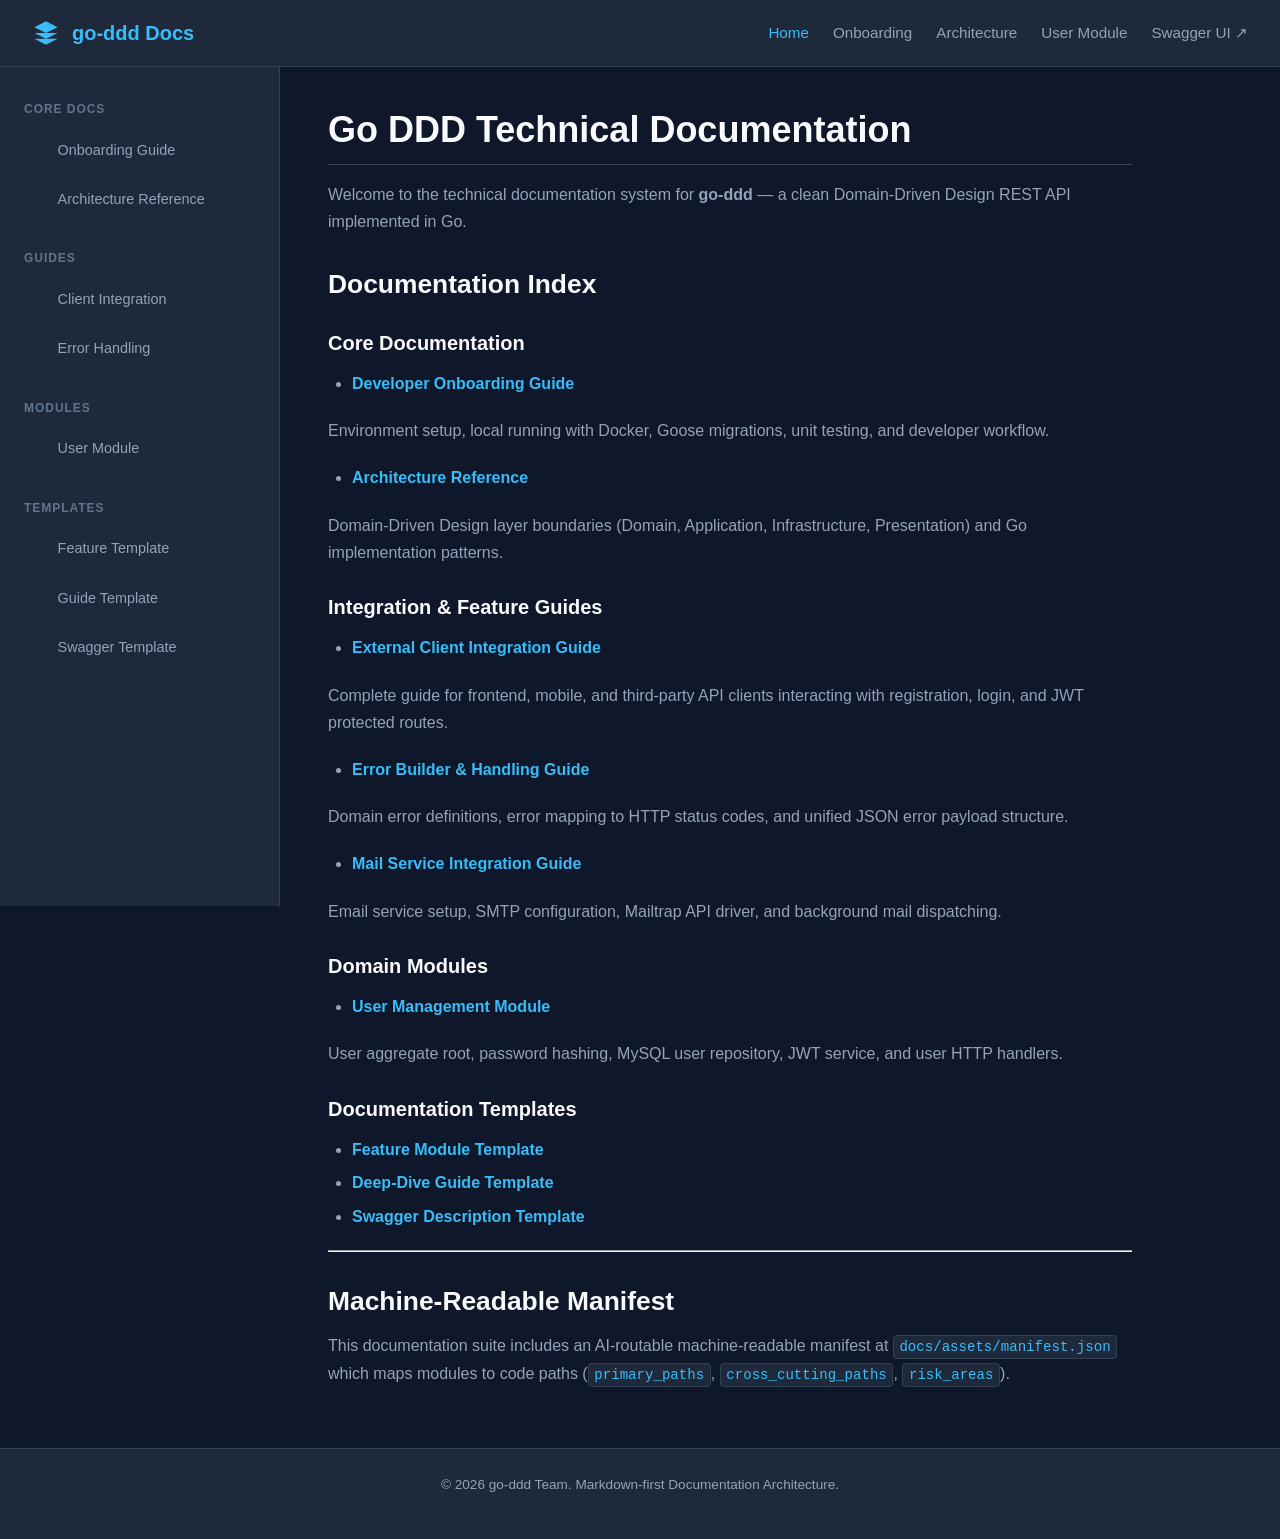
<file: docs/html/index.html>
<!DOCTYPE html>
<html lang="en">
<head>
  <meta charset="UTF-8">
  <meta name="viewport" content="width=device-width, initial-scale=1.0">
  <title>Go DDD Technical Documentation - Go DDD Docs</title>
  <link rel="stylesheet" href="/docs/assets/docs.css">
</head>
<body>
  <header class="docs-header">
    <a href="/docs" class="docs-brand">
      <svg viewBox="0 0 24 24"><path d="M12 2L2 7l10 5 10-5-10-5zM2 17l10 5 10-5M2 12l10 5 10-5"/></svg>
      <span>go-ddd Docs</span>
    </a>
    <nav class="docs-nav">
      <a href="/docs" class="active">Home</a>
      <a href="/docs?page=onboarding">Onboarding</a>
      <a href="/docs?page=architecture">Architecture</a>
      <a href="/docs?page=user-module">User Module</a>
      <a href="/swagger/" target="_blank">Swagger UI ↗</a>
    </nav>
  </header>

  <div class="docs-container">
    <aside class="docs-sidebar">
      <h4>Core Docs</h4>
      <ul>
        <li><a href="/docs?page=onboarding">Onboarding Guide</a></li>
        <li><a href="/docs?page=architecture">Architecture Reference</a></li>
      </ul>
      <h4>Guides</h4>
      <ul>
        <li><a href="/docs?page=external-client-integration">Client Integration</a></li>
        <li><a href="/docs?page=error-builder">Error Handling</a></li>
      </ul>
      <h4>Modules</h4>
      <ul>
        <li><a href="/docs?page=user-module">User Module</a></li>
      </ul>
      <h4>Templates</h4>
      <ul>
        <li><a href="/docs?page=feature-template">Feature Template</a></li>
        <li><a href="/docs?page=guide-template">Guide Template</a></li>
        <li><a href="/docs?page=swagger-description-template">Swagger Template</a></li>
      </ul>
    </aside>

    <main class="docs-main">
      
      
      <h1>Go DDD Technical Documentation</h1>
<p>Welcome to the technical documentation system for <strong>go-ddd</strong> — a clean Domain-Driven Design REST API implemented in Go.</p>
<h2 id="documentation-index">Documentation Index</h2>
<h3 id="core-documentation">Core Documentation</h3>
<ul>
  <li><strong><a href="/docs?page=onboarding">Developer Onboarding Guide</a></strong></li>
</ul>
<p>  Environment setup, local running with Docker, Goose migrations, unit testing, and developer workflow.</p>
<ul>
  <li><strong><a href="/docs?page=architecture">Architecture Reference</a></strong></li>
</ul>
<p>  Domain-Driven Design layer boundaries (Domain, Application, Infrastructure, Presentation) and Go implementation patterns.</p>
<h3 id="integration-feature-guides">Integration &amp; Feature Guides</h3>
<ul>
  <li><strong><a href="/docs?page=external-client-integration">External Client Integration Guide</a></strong></li>
</ul>
<p>  Complete guide for frontend, mobile, and third-party API clients interacting with registration, login, and JWT protected routes.</p>
<ul>
  <li><strong><a href="/docs?page=error-builder">Error Builder &amp; Handling Guide</a></strong></li>
</ul>
<p>  Domain error definitions, error mapping to HTTP status codes, and unified JSON error payload structure.</p>
<ul>
  <li><strong><a href="/docs?page=mail-service">Mail Service Integration Guide</a></strong></li>
</ul>
<p>  Email service setup, SMTP configuration, Mailtrap API driver, and background mail dispatching.</p>
<h3 id="domain-modules">Domain Modules</h3>
<ul>
  <li><strong><a href="/docs?page=user-module">User Management Module</a></strong></li>
</ul>
<p>  User aggregate root, password hashing, MySQL user repository, JWT service, and user HTTP handlers.</p>
<h3 id="documentation-templates">Documentation Templates</h3>
<ul>
  <li><strong><a href="/docs?page=feature-template">Feature Module Template</a></strong></li>
  <li><strong><a href="/docs?page=guide-template">Deep-Dive Guide Template</a></strong></li>
  <li><strong><a href="/docs?page=swagger-description-template">Swagger Description Template</a></strong></li>
</ul>
<hr>
<h2 id="machine-readable-manifest">Machine-Readable Manifest</h2>
<p>This documentation suite includes an AI-routable machine-readable manifest at <code>docs/assets/manifest.json</code> which maps modules to code paths (<code>primary_paths</code>, <code>cross_cutting_paths</code>, <code>risk_areas</code>).</p>

    </main>
  </div>

  <footer class="docs-footer">
    <p>&copy; 2026 go-ddd Team. Markdown-first Documentation Architecture.</p>
  </footer>
</body>
</html>
</file>
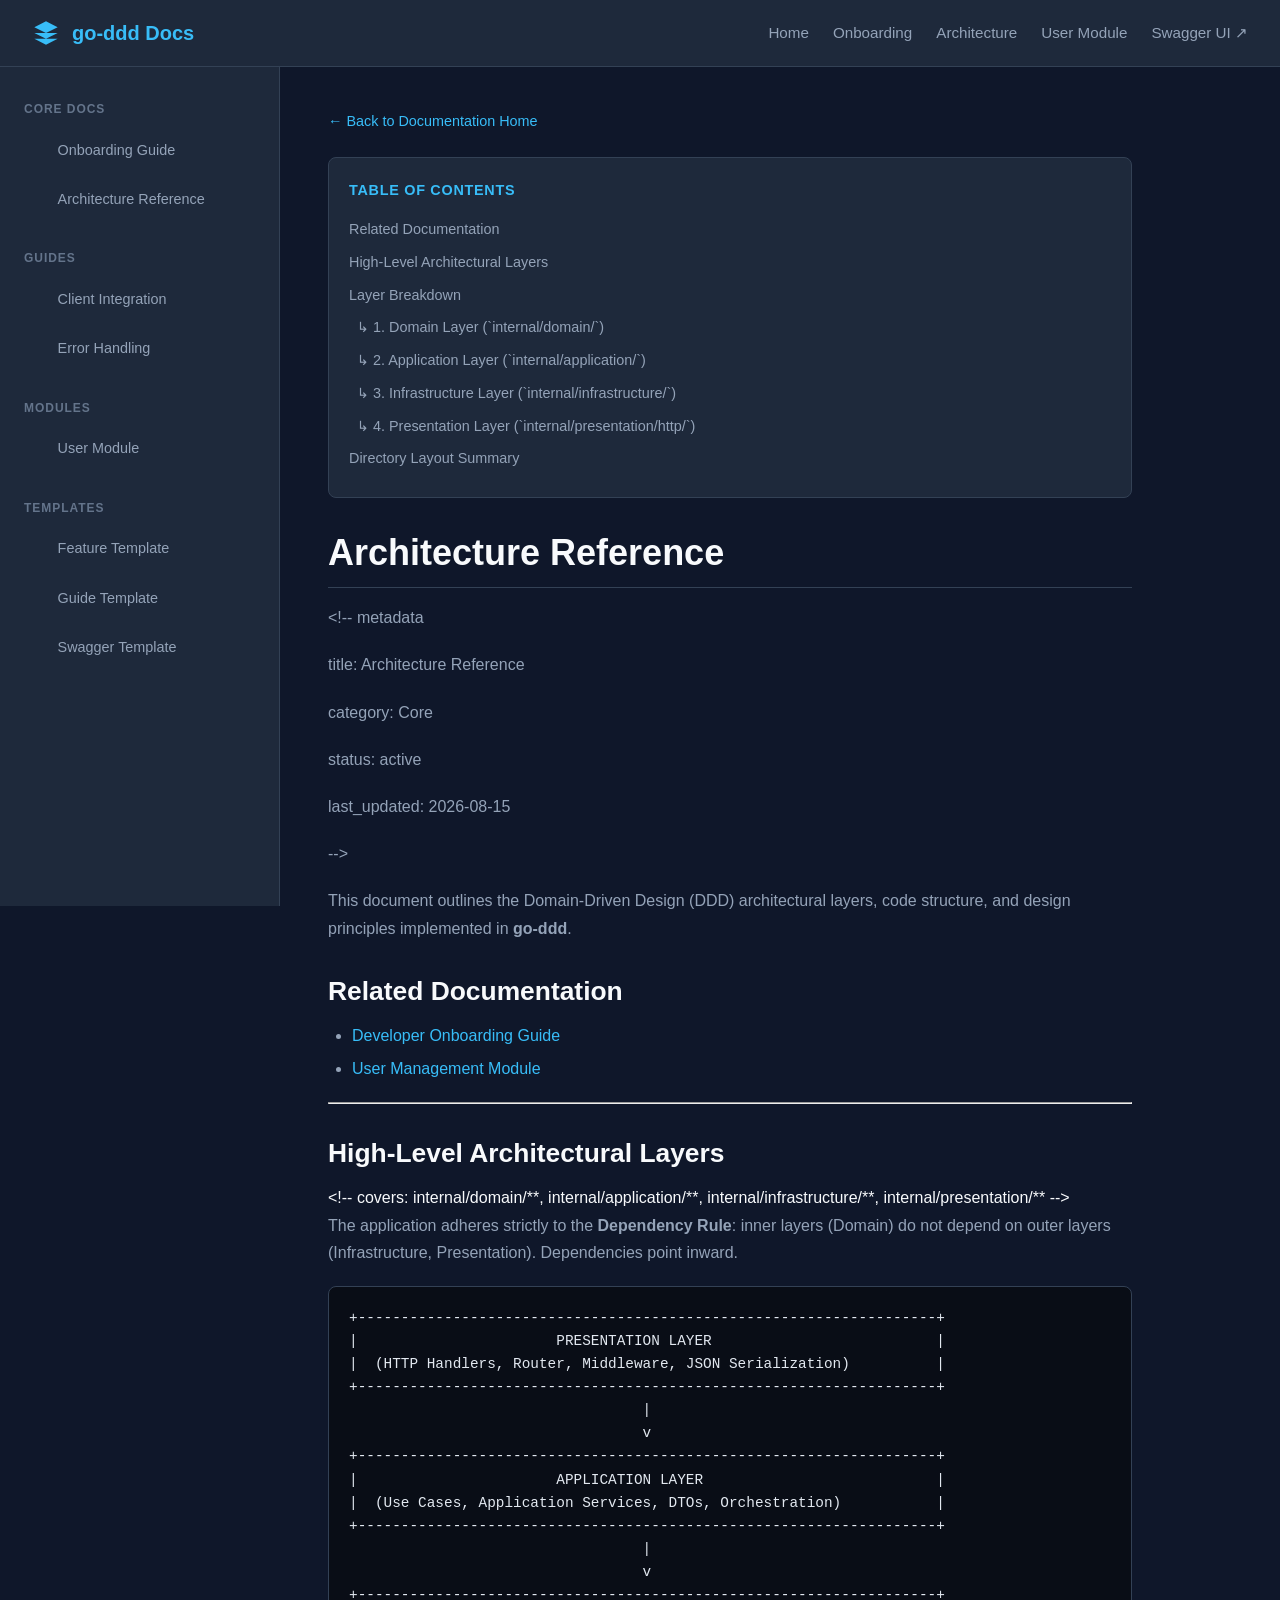
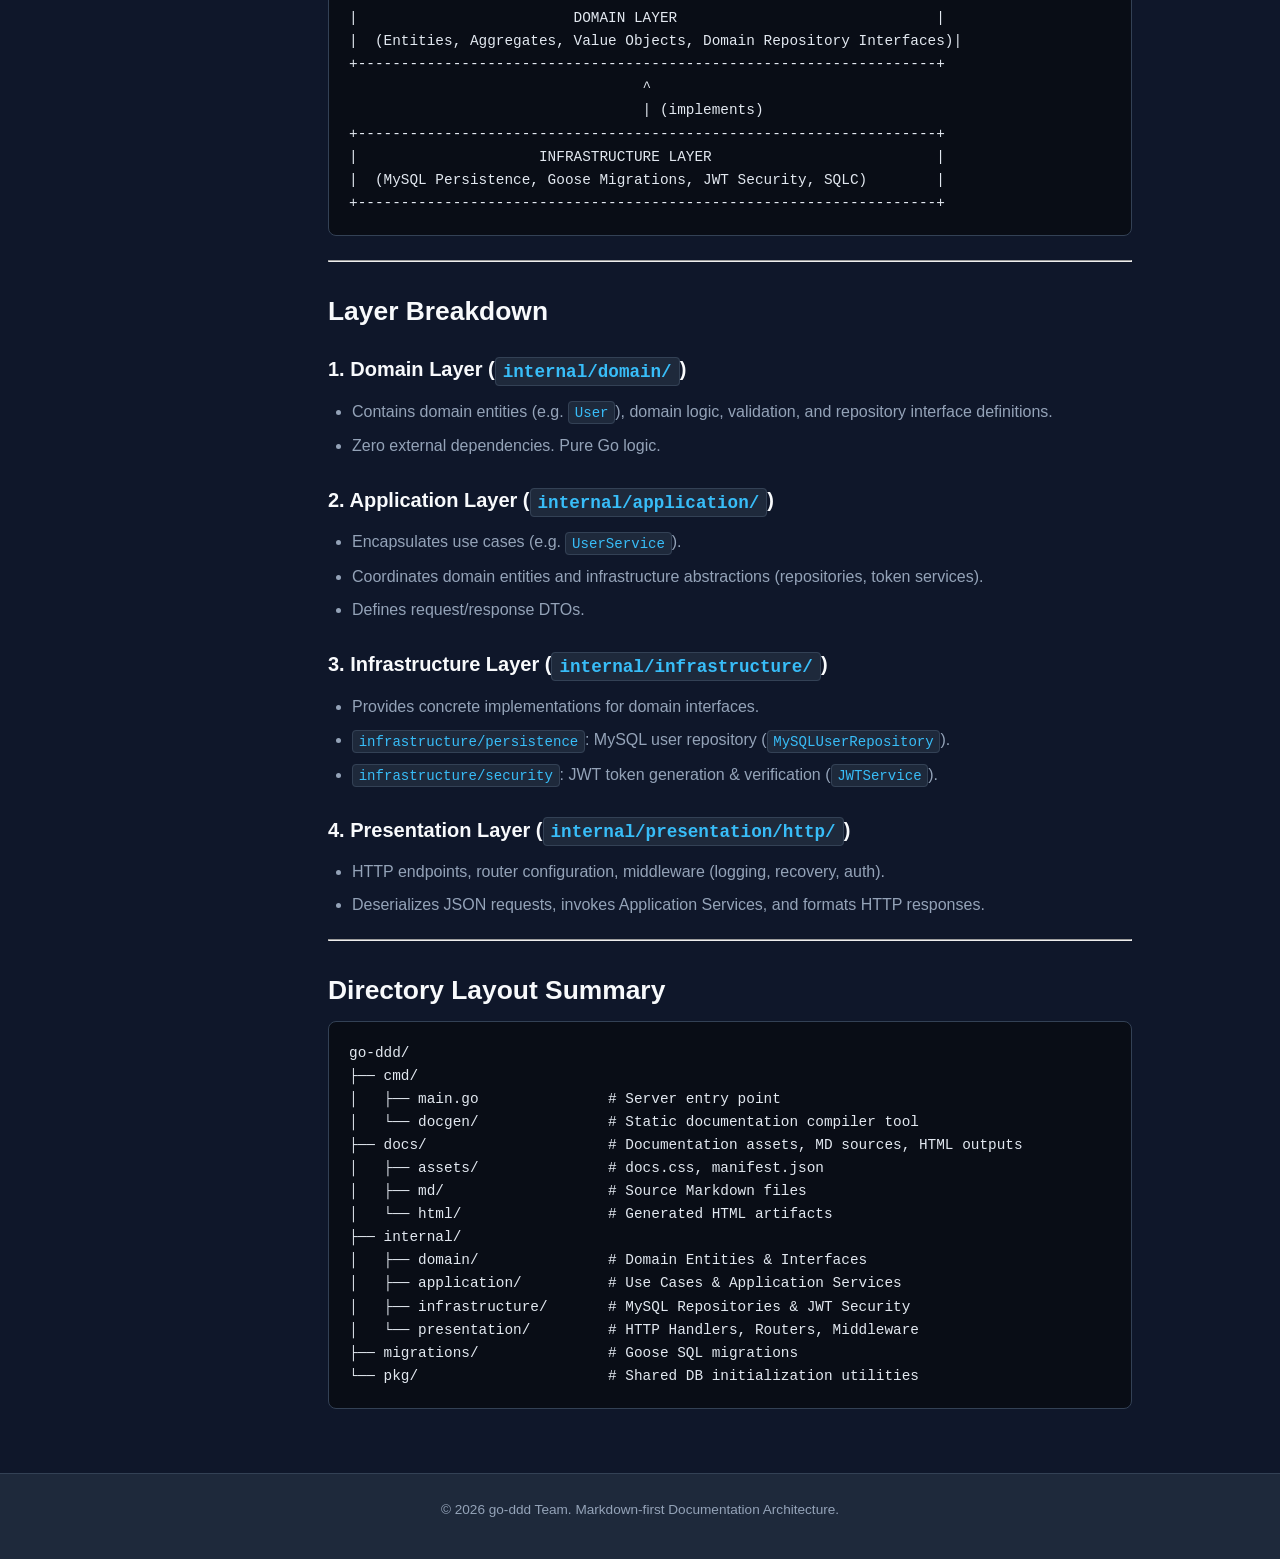
<file: docs/html/core/architecture-reference.html>
<!DOCTYPE html>
<html lang="en">
<head>
  <meta charset="UTF-8">
  <meta name="viewport" content="width=device-width, initial-scale=1.0">
  <title>Architecture Reference - Go DDD Docs</title>
  <link rel="stylesheet" href="/docs/assets/docs.css">
</head>
<body>
  <header class="docs-header">
    <a href="/docs" class="docs-brand">
      <svg viewBox="0 0 24 24"><path d="M12 2L2 7l10 5 10-5-10-5zM2 17l10 5 10-5M2 12l10 5 10-5"/></svg>
      <span>go-ddd Docs</span>
    </a>
    <nav class="docs-nav">
      <a href="/docs" >Home</a>
      <a href="/docs?page=onboarding">Onboarding</a>
      <a href="/docs?page=architecture">Architecture</a>
      <a href="/docs?page=user-module">User Module</a>
      <a href="/swagger/" target="_blank">Swagger UI ↗</a>
    </nav>
  </header>

  <div class="docs-container">
    <aside class="docs-sidebar">
      <h4>Core Docs</h4>
      <ul>
        <li><a href="/docs?page=onboarding">Onboarding Guide</a></li>
        <li><a href="/docs?page=architecture">Architecture Reference</a></li>
      </ul>
      <h4>Guides</h4>
      <ul>
        <li><a href="/docs?page=external-client-integration">Client Integration</a></li>
        <li><a href="/docs?page=error-builder">Error Handling</a></li>
      </ul>
      <h4>Modules</h4>
      <ul>
        <li><a href="/docs?page=user-module">User Module</a></li>
      </ul>
      <h4>Templates</h4>
      <ul>
        <li><a href="/docs?page=feature-template">Feature Template</a></li>
        <li><a href="/docs?page=guide-template">Guide Template</a></li>
        <li><a href="/docs?page=swagger-description-template">Swagger Template</a></li>
      </ul>
    </aside>

    <main class="docs-main">
      <a class="back-link" href="/docs">← Back to Documentation Home</a>

      <div class="toc-box">
  <div class="toc-title">Table of Contents</div>
  <ul class="toc-list">
    <li><a href="#related-documentation">Related Documentation</a></li>
    <li><a href="#high-level-architectural-layers">High-Level Architectural Layers</a></li>
    <li><a href="#layer-breakdown">Layer Breakdown</a></li>
    <li><a href="#1-domain-layer-internaldomain">&nbsp;&nbsp;↳ 1. Domain Layer (`internal/domain/`)</a></li>
    <li><a href="#2-application-layer-internalapplication">&nbsp;&nbsp;↳ 2. Application Layer (`internal/application/`)</a></li>
    <li><a href="#3-infrastructure-layer-internalinfrastructure">&nbsp;&nbsp;↳ 3. Infrastructure Layer (`internal/infrastructure/`)</a></li>
    <li><a href="#4-presentation-layer-internalpresentationhttp">&nbsp;&nbsp;↳ 4. Presentation Layer (`internal/presentation/http/`)</a></li>
    <li><a href="#directory-layout-summary">Directory Layout Summary</a></li>
  </ul>
</div>

      <h1>Architecture Reference</h1>
<p>&lt;!-- metadata</p>
<p>title: Architecture Reference</p>
<p>category: Core</p>
<p>status: active</p>
<p>last_updated: 2026-08-15</p>
<p>--&gt;</p>
<p>This document outlines the Domain-Driven Design (DDD) architectural layers, code structure, and design principles implemented in <strong>go-ddd</strong>.</p>
<h2 id="related-documentation">Related Documentation</h2>
<ul>
  <li><a href="/docs?page=onboarding">Developer Onboarding Guide</a></li>
  <li><a href="/docs?page=user-module">User Management Module</a></li>
</ul>
<hr>
<h2 id="high-level-architectural-layers">High-Level Architectural Layers</h2>
<div class="doc-comment">&lt;!-- covers: internal/domain/**, internal/application/**, internal/infrastructure/**, internal/presentation/** --&gt;</div>
<p>The application adheres strictly to the <strong>Dependency Rule</strong>: inner layers (Domain) do not depend on outer layers (Infrastructure, Presentation). Dependencies point inward.</p>
<pre><code class="language-">+-------------------------------------------------------------------+
|                       PRESENTATION LAYER                          |
|  (HTTP Handlers, Router, Middleware, JSON Serialization)          |
+-------------------------------------------------------------------+
                                  |
                                  v
+-------------------------------------------------------------------+
|                       APPLICATION LAYER                           |
|  (Use Cases, Application Services, DTOs, Orchestration)           |
+-------------------------------------------------------------------+
                                  |
                                  v
+-------------------------------------------------------------------+
|                         DOMAIN LAYER                              |
|  (Entities, Aggregates, Value Objects, Domain Repository Interfaces)|
+-------------------------------------------------------------------+
                                  ^
                                  | (implements)
+-------------------------------------------------------------------+
|                     INFRASTRUCTURE LAYER                          |
|  (MySQL Persistence, Goose Migrations, JWT Security, SQLC)        |
+-------------------------------------------------------------------+
</code></pre>
<hr>
<h2 id="layer-breakdown">Layer Breakdown</h2>
<h3 id="1-domain-layer-internaldomain">1. Domain Layer (<code>internal/domain/</code>)</h3>
<ul>
  <li>Contains domain entities (e.g. <code>User</code>), domain logic, validation, and repository interface definitions.</li>
  <li>Zero external dependencies. Pure Go logic.</li>
</ul>
<h3 id="2-application-layer-internalapplication">2. Application Layer (<code>internal/application/</code>)</h3>
<ul>
  <li>Encapsulates use cases (e.g. <code>UserService</code>).</li>
  <li>Coordinates domain entities and infrastructure abstractions (repositories, token services).</li>
  <li>Defines request/response DTOs.</li>
</ul>
<h3 id="3-infrastructure-layer-internalinfrastructure">3. Infrastructure Layer (<code>internal/infrastructure/</code>)</h3>
<ul>
  <li>Provides concrete implementations for domain interfaces.</li>
  <li><code>infrastructure/persistence</code>: MySQL user repository (<code>MySQLUserRepository</code>).</li>
  <li><code>infrastructure/security</code>: JWT token generation &amp; verification (<code>JWTService</code>).</li>
</ul>
<h3 id="4-presentation-layer-internalpresentationhttp">4. Presentation Layer (<code>internal/presentation/http/</code>)</h3>
<ul>
  <li>HTTP endpoints, router configuration, middleware (logging, recovery, auth).</li>
  <li>Deserializes JSON requests, invokes Application Services, and formats HTTP responses.</li>
</ul>
<hr>
<h2 id="directory-layout-summary">Directory Layout Summary</h2>
<pre><code class="language-">go-ddd/
├── cmd/
│   ├── main.go               # Server entry point
│   └── docgen/               # Static documentation compiler tool
├── docs/                     # Documentation assets, MD sources, HTML outputs
│   ├── assets/               # docs.css, manifest.json
│   ├── md/                   # Source Markdown files
│   └── html/                 # Generated HTML artifacts
├── internal/
│   ├── domain/               # Domain Entities &amp; Interfaces
│   ├── application/          # Use Cases &amp; Application Services
│   ├── infrastructure/       # MySQL Repositories &amp; JWT Security
│   └── presentation/         # HTTP Handlers, Routers, Middleware
├── migrations/               # Goose SQL migrations
└── pkg/                      # Shared DB initialization utilities
</code></pre>

    </main>
  </div>

  <footer class="docs-footer">
    <p>&copy; 2026 go-ddd Team. Markdown-first Documentation Architecture.</p>
  </footer>
</body>
</html>
</file>
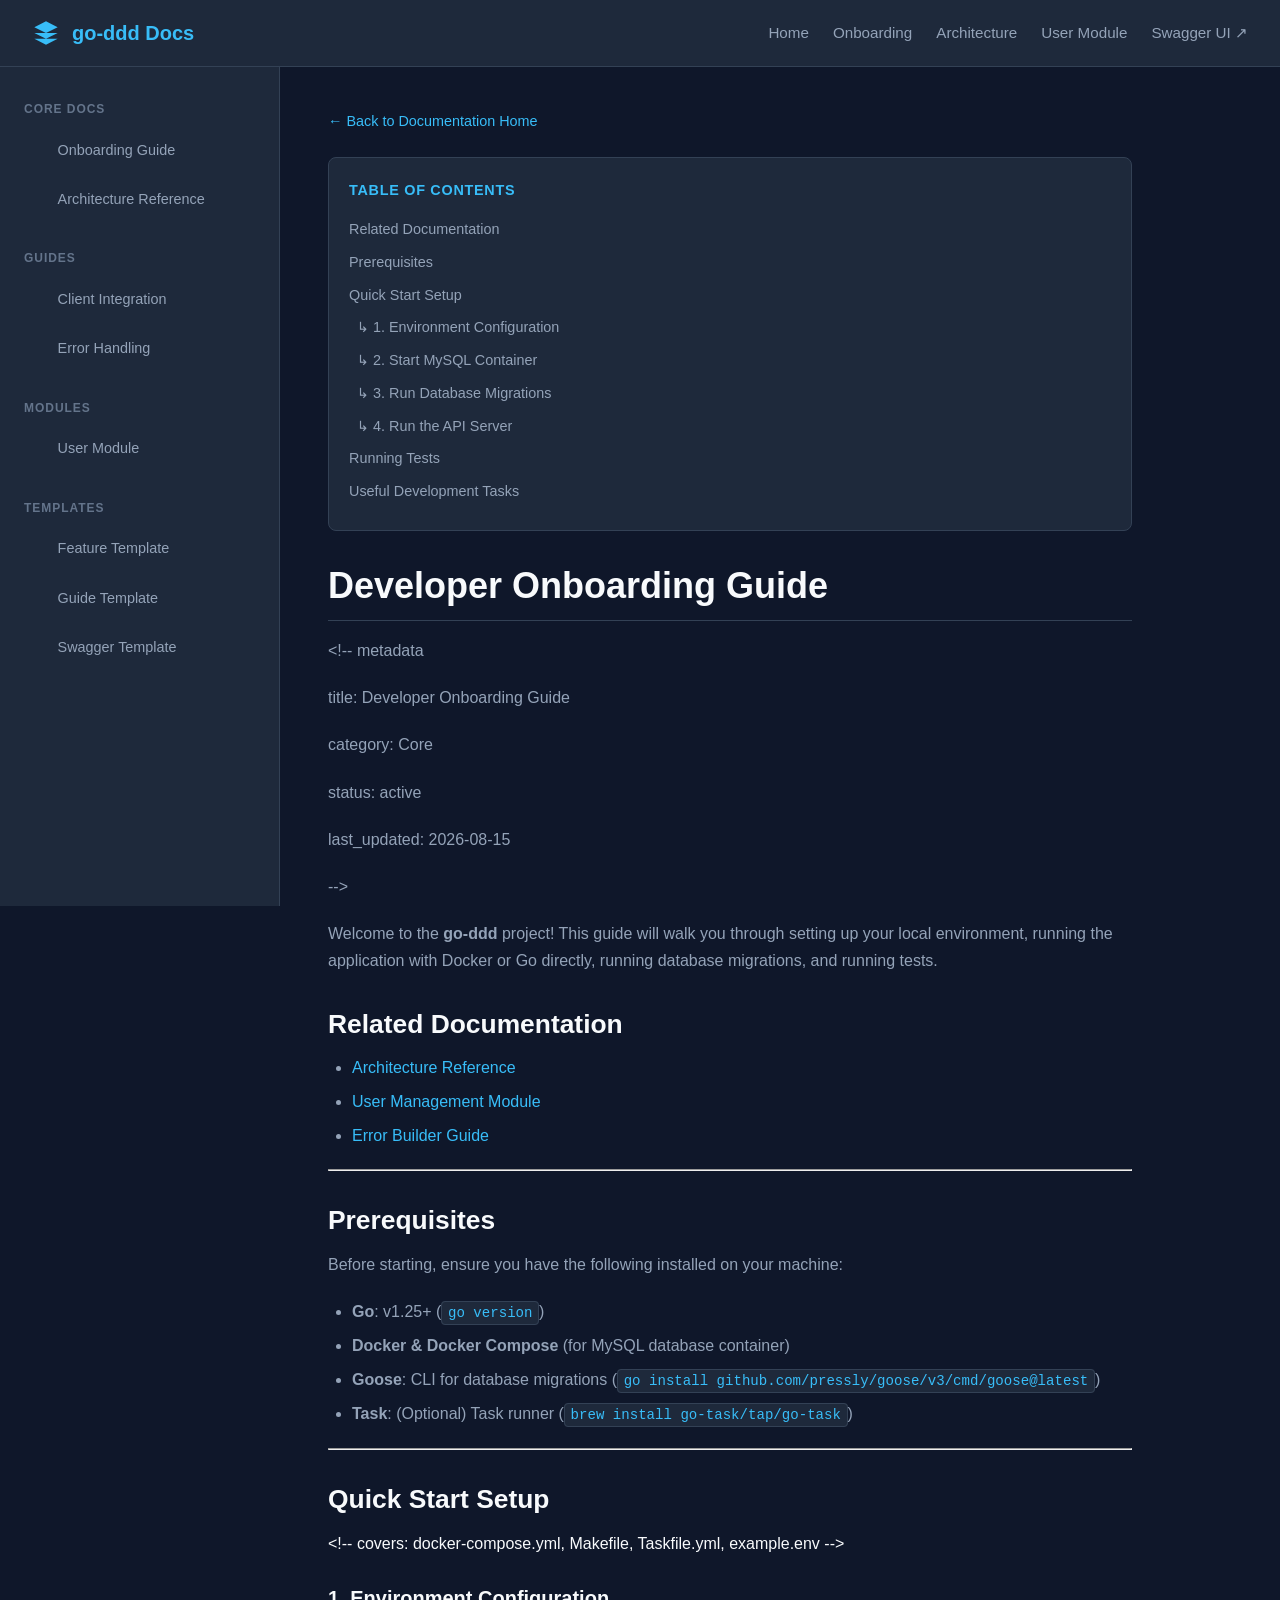
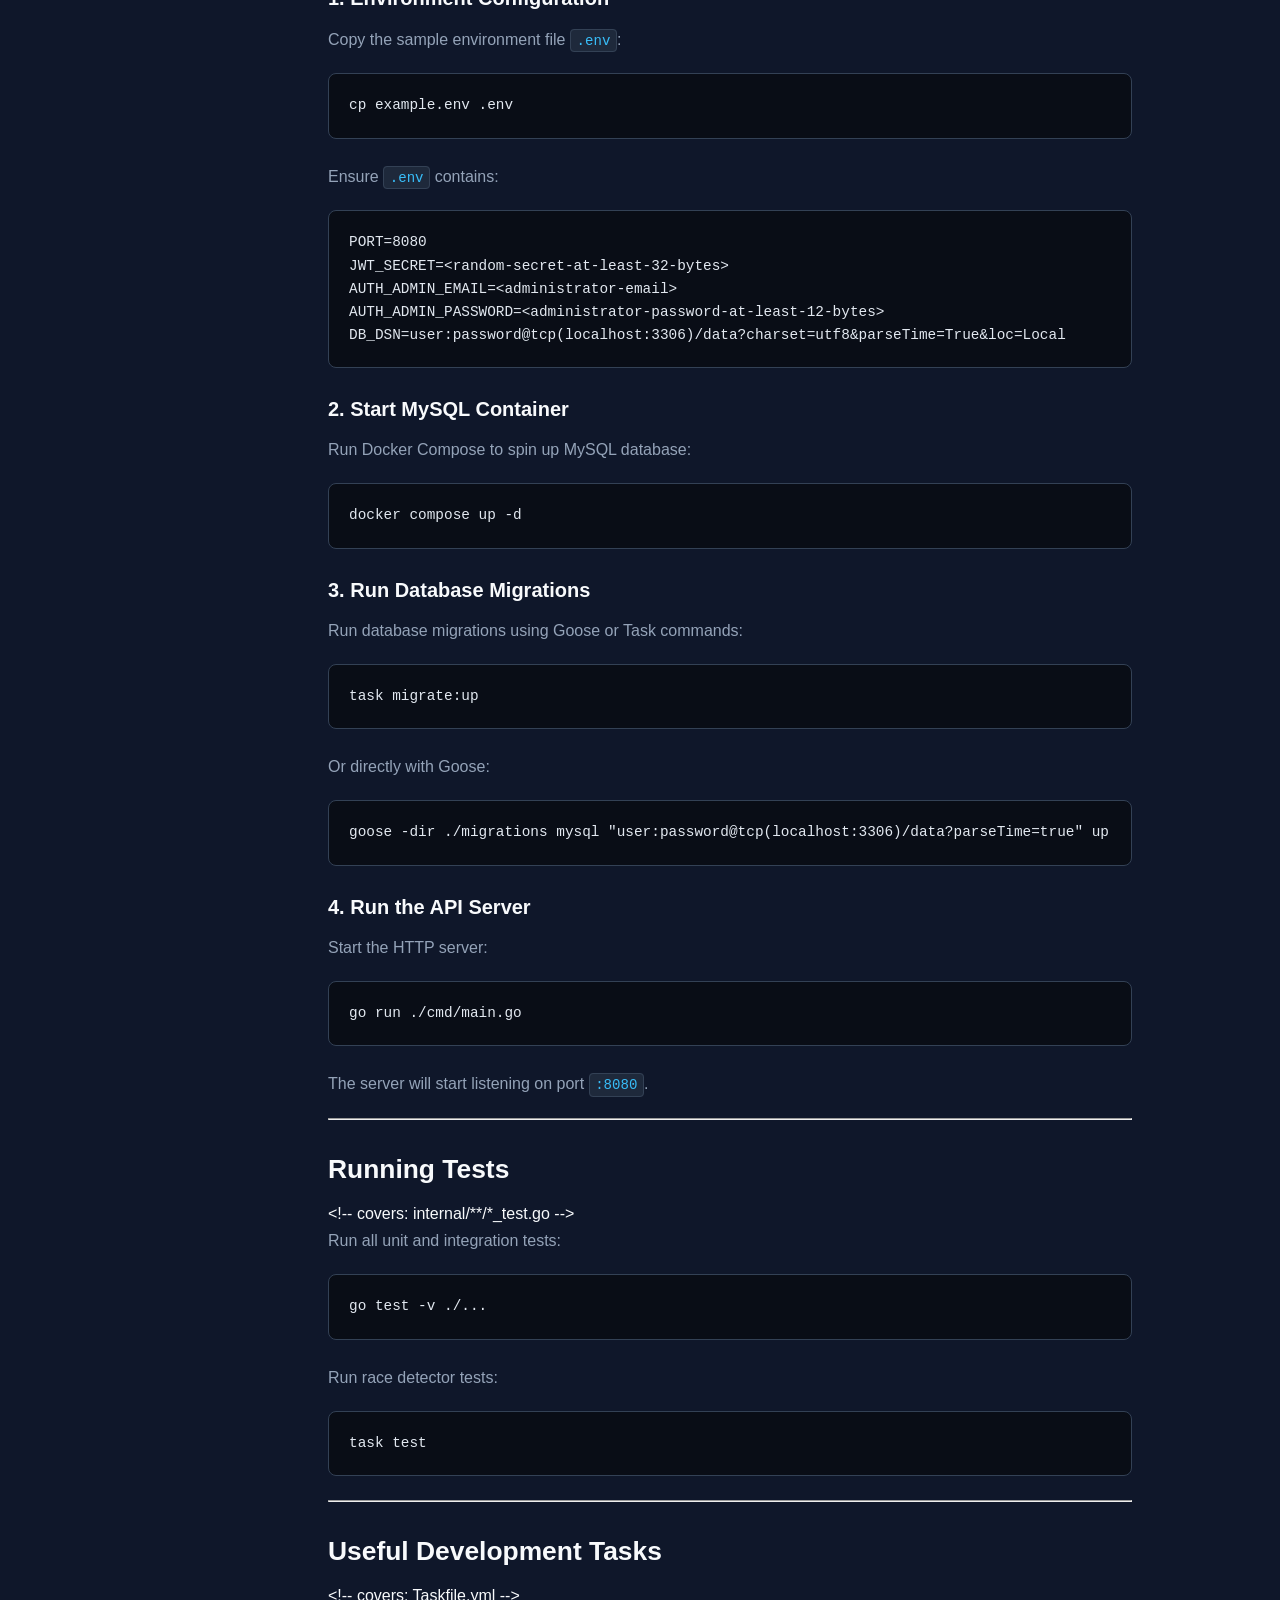
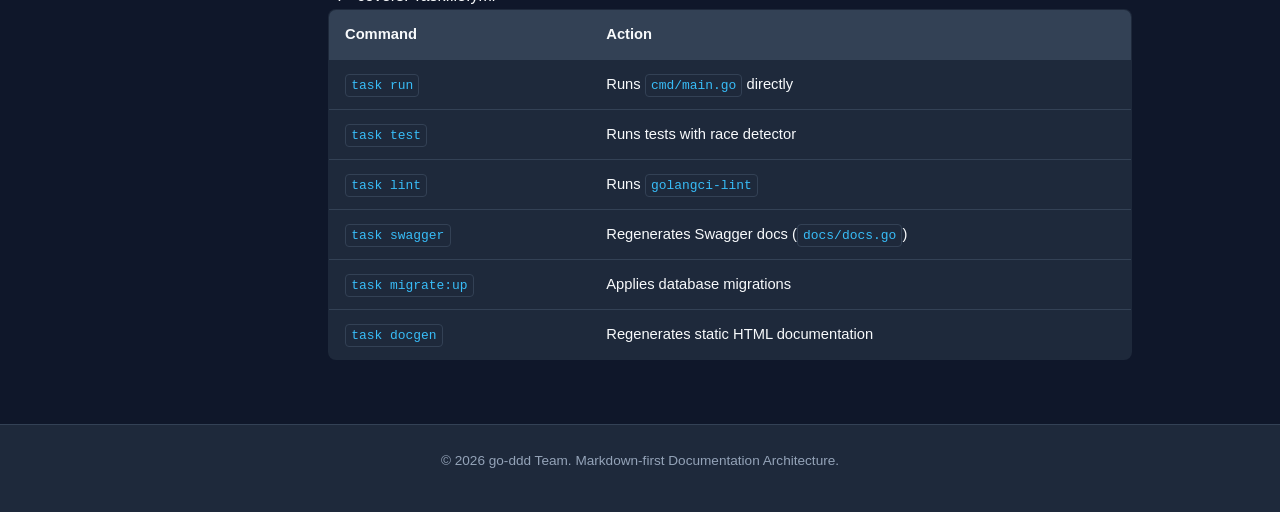
<file: docs/html/core/onboarding-guide.html>
<!DOCTYPE html>
<html lang="en">
<head>
  <meta charset="UTF-8">
  <meta name="viewport" content="width=device-width, initial-scale=1.0">
  <title>Developer Onboarding Guide - Go DDD Docs</title>
  <link rel="stylesheet" href="/docs/assets/docs.css">
</head>
<body>
  <header class="docs-header">
    <a href="/docs" class="docs-brand">
      <svg viewBox="0 0 24 24"><path d="M12 2L2 7l10 5 10-5-10-5zM2 17l10 5 10-5M2 12l10 5 10-5"/></svg>
      <span>go-ddd Docs</span>
    </a>
    <nav class="docs-nav">
      <a href="/docs" >Home</a>
      <a href="/docs?page=onboarding">Onboarding</a>
      <a href="/docs?page=architecture">Architecture</a>
      <a href="/docs?page=user-module">User Module</a>
      <a href="/swagger/" target="_blank">Swagger UI ↗</a>
    </nav>
  </header>

  <div class="docs-container">
    <aside class="docs-sidebar">
      <h4>Core Docs</h4>
      <ul>
        <li><a href="/docs?page=onboarding">Onboarding Guide</a></li>
        <li><a href="/docs?page=architecture">Architecture Reference</a></li>
      </ul>
      <h4>Guides</h4>
      <ul>
        <li><a href="/docs?page=external-client-integration">Client Integration</a></li>
        <li><a href="/docs?page=error-builder">Error Handling</a></li>
      </ul>
      <h4>Modules</h4>
      <ul>
        <li><a href="/docs?page=user-module">User Module</a></li>
      </ul>
      <h4>Templates</h4>
      <ul>
        <li><a href="/docs?page=feature-template">Feature Template</a></li>
        <li><a href="/docs?page=guide-template">Guide Template</a></li>
        <li><a href="/docs?page=swagger-description-template">Swagger Template</a></li>
      </ul>
    </aside>

    <main class="docs-main">
      <a class="back-link" href="/docs">← Back to Documentation Home</a>

      <div class="toc-box">
  <div class="toc-title">Table of Contents</div>
  <ul class="toc-list">
    <li><a href="#related-documentation">Related Documentation</a></li>
    <li><a href="#prerequisites">Prerequisites</a></li>
    <li><a href="#quick-start-setup">Quick Start Setup</a></li>
    <li><a href="#1-environment-configuration">&nbsp;&nbsp;↳ 1. Environment Configuration</a></li>
    <li><a href="#2-start-mysql-container">&nbsp;&nbsp;↳ 2. Start MySQL Container</a></li>
    <li><a href="#3-run-database-migrations">&nbsp;&nbsp;↳ 3. Run Database Migrations</a></li>
    <li><a href="#4-run-the-api-server">&nbsp;&nbsp;↳ 4. Run the API Server</a></li>
    <li><a href="#running-tests">Running Tests</a></li>
    <li><a href="#useful-development-tasks">Useful Development Tasks</a></li>
  </ul>
</div>

      <h1>Developer Onboarding Guide</h1>
<p>&lt;!-- metadata</p>
<p>title: Developer Onboarding Guide</p>
<p>category: Core</p>
<p>status: active</p>
<p>last_updated: 2026-08-15</p>
<p>--&gt;</p>
<p>Welcome to the <strong>go-ddd</strong> project! This guide will walk you through setting up your local environment, running the application with Docker or Go directly, running database migrations, and running tests.</p>
<h2 id="related-documentation">Related Documentation</h2>
<ul>
  <li><a href="/docs?page=architecture">Architecture Reference</a></li>
  <li><a href="/docs?page=user-module">User Management Module</a></li>
  <li><a href="/docs?page=error-builder">Error Builder Guide</a></li>
</ul>
<hr>
<h2 id="prerequisites">Prerequisites</h2>
<p>Before starting, ensure you have the following installed on your machine:</p>
<ul>
  <li><strong>Go</strong>: v1.25+ (<code>go version</code>)</li>
  <li><strong>Docker &amp; Docker Compose</strong> (for MySQL database container)</li>
  <li><strong>Goose</strong>: CLI for database migrations (<code>go install github.com/pressly/goose/v3/cmd/goose@latest</code>)</li>
  <li><strong>Task</strong>: (Optional) Task runner (<code>brew install go-task/tap/go-task</code>)</li>
</ul>
<hr>
<h2 id="quick-start-setup">Quick Start Setup</h2>
<div class="doc-comment">&lt;!-- covers: docker-compose.yml, Makefile, Taskfile.yml, example.env --&gt;</div>
<h3 id="1-environment-configuration">1. Environment Configuration</h3>
<p>Copy the sample environment file <code>.env</code>:</p>
<pre><code class="language-bash">cp example.env .env
</code></pre>
<p>Ensure <code>.env</code> contains:</p>
<pre><code class="language-env">PORT=8080
JWT_SECRET=&lt;random-secret-at-least-32-bytes&gt;
AUTH_ADMIN_EMAIL=&lt;administrator-email&gt;
AUTH_ADMIN_PASSWORD=&lt;administrator-password-at-least-12-bytes&gt;
DB_DSN=user:password@tcp(localhost:3306)/data?charset=utf8&amp;parseTime=True&amp;loc=Local
</code></pre>
<h3 id="2-start-mysql-container">2. Start MySQL Container</h3>
<p>Run Docker Compose to spin up MySQL database:</p>
<pre><code class="language-bash">docker compose up -d
</code></pre>
<h3 id="3-run-database-migrations">3. Run Database Migrations</h3>
<p>Run database migrations using Goose or Task commands:</p>
<pre><code class="language-bash">task migrate:up
</code></pre>
<p>Or directly with Goose:</p>
<pre><code class="language-bash">goose -dir ./migrations mysql &#34;user:password@tcp(localhost:3306)/data?parseTime=true&#34; up
</code></pre>
<h3 id="4-run-the-api-server">4. Run the API Server</h3>
<p>Start the HTTP server:</p>
<pre><code class="language-bash">go run ./cmd/main.go
</code></pre>
<p>The server will start listening on port <code>:8080</code>.</p>
<hr>
<h2 id="running-tests">Running Tests</h2>
<div class="doc-comment">&lt;!-- covers: internal/**/*_test.go --&gt;</div>
<p>Run all unit and integration tests:</p>
<pre><code class="language-bash">go test -v ./...
</code></pre>
<p>Run race detector tests:</p>
<pre><code class="language-bash">task test
</code></pre>
<hr>
<h2 id="useful-development-tasks">Useful Development Tasks</h2>
<div class="doc-comment">&lt;!-- covers: Taskfile.yml --&gt;</div>
<table>
  <thead>
  <tr>
    <th>Command</th>
    <th>Action</th>
  </tr>
  </thead>
  <tbody>
  <tr>
    <td><code>task run</code></td>
    <td>Runs <code>cmd/main.go</code> directly</td>
  </tr>
  <tr>
    <td><code>task test</code></td>
    <td>Runs tests with race detector</td>
  </tr>
  <tr>
    <td><code>task lint</code></td>
    <td>Runs <code>golangci-lint</code></td>
  </tr>
  <tr>
    <td><code>task swagger</code></td>
    <td>Regenerates Swagger docs (<code>docs/docs.go</code>)</td>
  </tr>
  <tr>
    <td><code>task migrate:up</code></td>
    <td>Applies database migrations</td>
  </tr>
  <tr>
    <td><code>task docgen</code></td>
    <td>Regenerates static HTML documentation</td>
  </tr>
  </tbody>
</table>

    </main>
  </div>

  <footer class="docs-footer">
    <p>&copy; 2026 go-ddd Team. Markdown-first Documentation Architecture.</p>
  </footer>
</body>
</html>
</file>
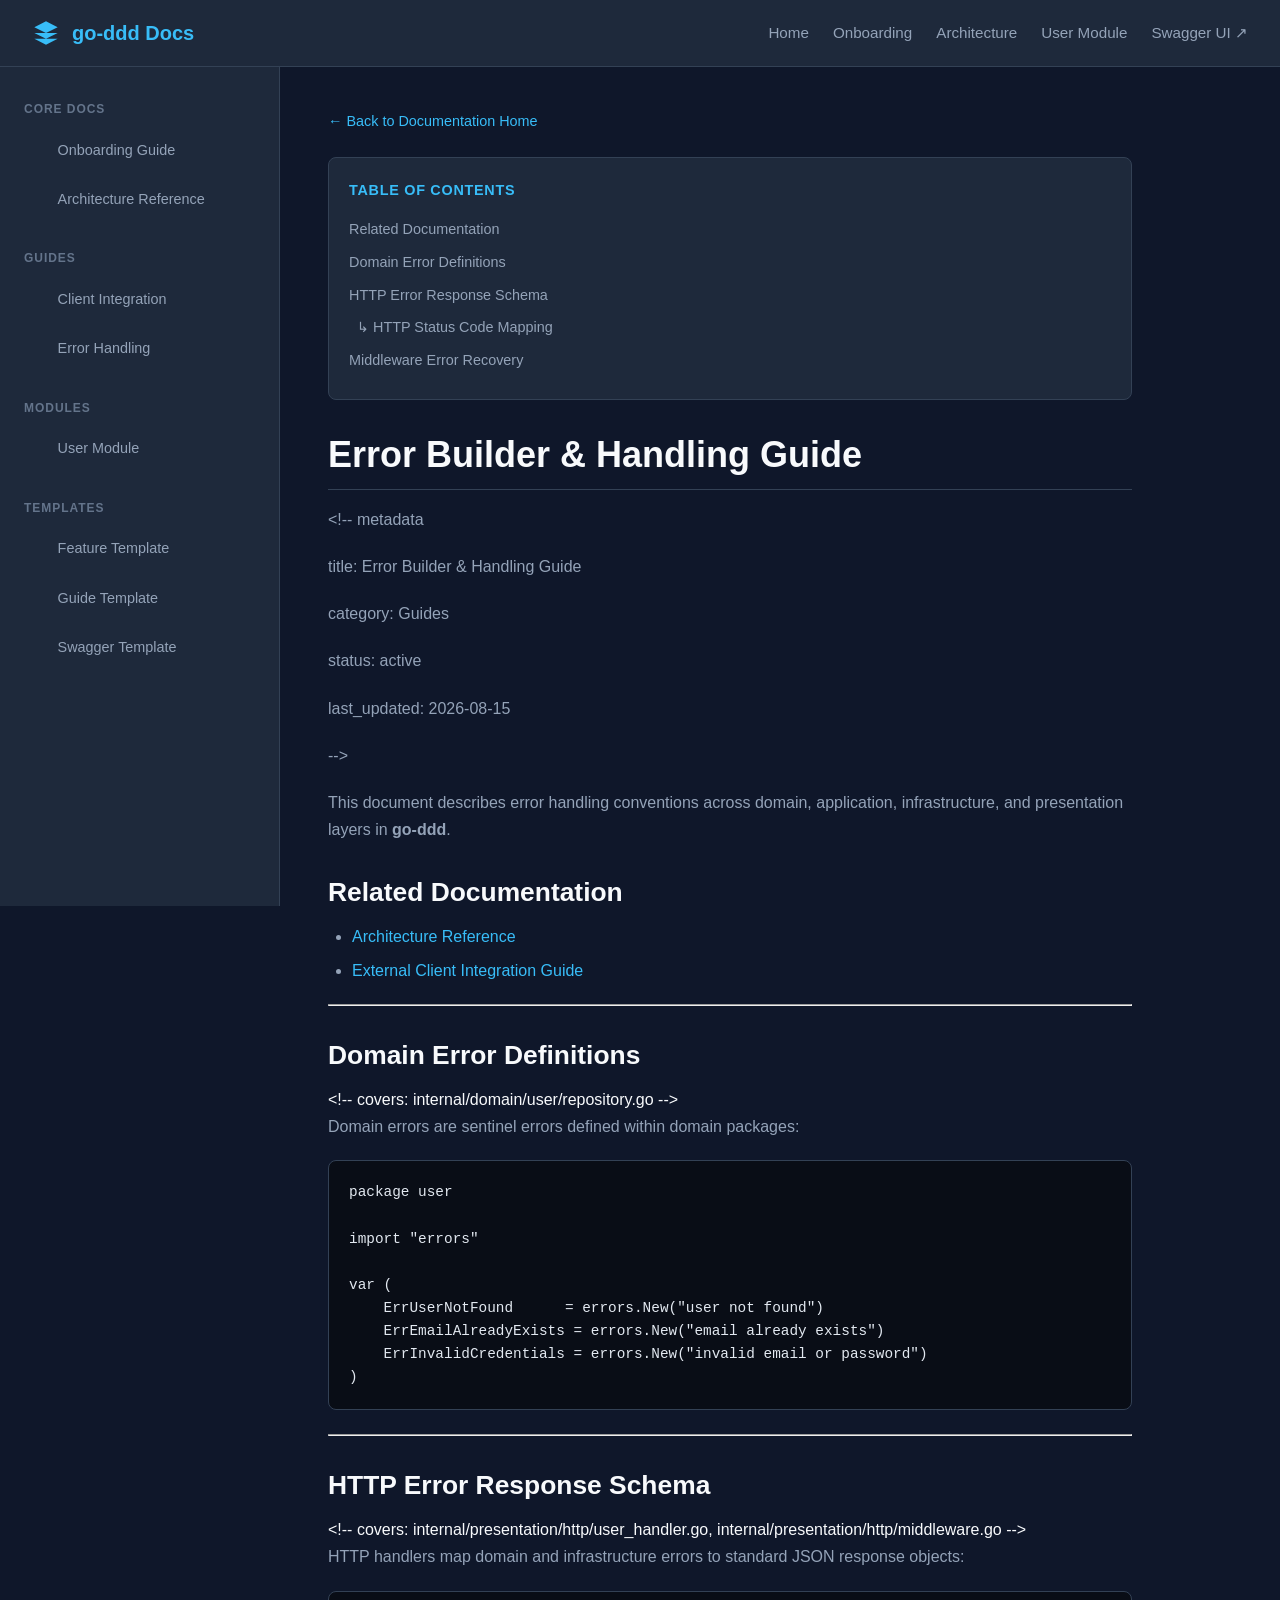
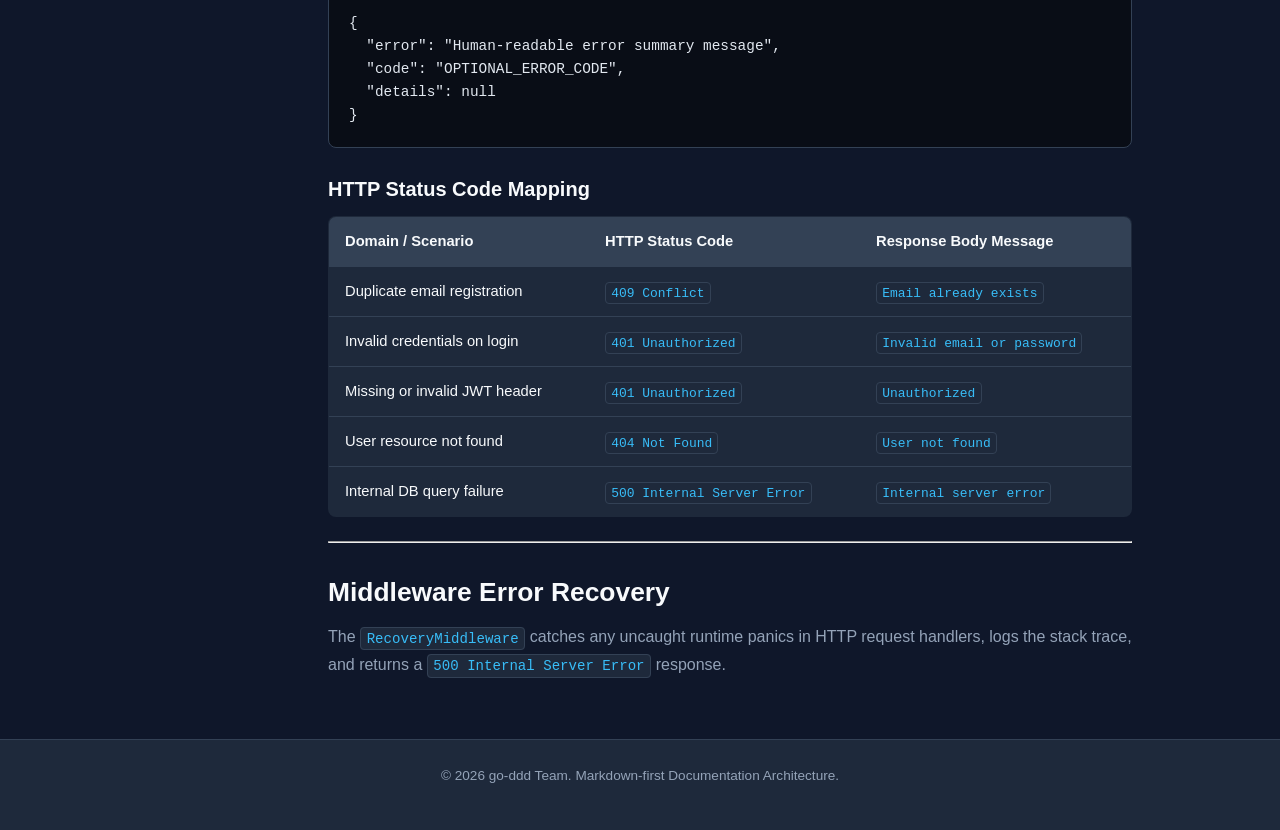
<file: docs/html/guides/error-builder-guide.html>
<!DOCTYPE html>
<html lang="en">
<head>
  <meta charset="UTF-8">
  <meta name="viewport" content="width=device-width, initial-scale=1.0">
  <title>Error Builder &amp; Handling Guide - Go DDD Docs</title>
  <link rel="stylesheet" href="/docs/assets/docs.css">
</head>
<body>
  <header class="docs-header">
    <a href="/docs" class="docs-brand">
      <svg viewBox="0 0 24 24"><path d="M12 2L2 7l10 5 10-5-10-5zM2 17l10 5 10-5M2 12l10 5 10-5"/></svg>
      <span>go-ddd Docs</span>
    </a>
    <nav class="docs-nav">
      <a href="/docs" >Home</a>
      <a href="/docs?page=onboarding">Onboarding</a>
      <a href="/docs?page=architecture">Architecture</a>
      <a href="/docs?page=user-module">User Module</a>
      <a href="/swagger/" target="_blank">Swagger UI ↗</a>
    </nav>
  </header>

  <div class="docs-container">
    <aside class="docs-sidebar">
      <h4>Core Docs</h4>
      <ul>
        <li><a href="/docs?page=onboarding">Onboarding Guide</a></li>
        <li><a href="/docs?page=architecture">Architecture Reference</a></li>
      </ul>
      <h4>Guides</h4>
      <ul>
        <li><a href="/docs?page=external-client-integration">Client Integration</a></li>
        <li><a href="/docs?page=error-builder">Error Handling</a></li>
      </ul>
      <h4>Modules</h4>
      <ul>
        <li><a href="/docs?page=user-module">User Module</a></li>
      </ul>
      <h4>Templates</h4>
      <ul>
        <li><a href="/docs?page=feature-template">Feature Template</a></li>
        <li><a href="/docs?page=guide-template">Guide Template</a></li>
        <li><a href="/docs?page=swagger-description-template">Swagger Template</a></li>
      </ul>
    </aside>

    <main class="docs-main">
      <a class="back-link" href="/docs">← Back to Documentation Home</a>

      <div class="toc-box">
  <div class="toc-title">Table of Contents</div>
  <ul class="toc-list">
    <li><a href="#related-documentation">Related Documentation</a></li>
    <li><a href="#domain-error-definitions">Domain Error Definitions</a></li>
    <li><a href="#http-error-response-schema">HTTP Error Response Schema</a></li>
    <li><a href="#http-status-code-mapping">&nbsp;&nbsp;↳ HTTP Status Code Mapping</a></li>
    <li><a href="#middleware-error-recovery">Middleware Error Recovery</a></li>
  </ul>
</div>

      <h1>Error Builder &amp; Handling Guide</h1>
<p>&lt;!-- metadata</p>
<p>title: Error Builder &amp; Handling Guide</p>
<p>category: Guides</p>
<p>status: active</p>
<p>last_updated: 2026-08-15</p>
<p>--&gt;</p>
<p>This document describes error handling conventions across domain, application, infrastructure, and presentation layers in <strong>go-ddd</strong>.</p>
<h2 id="related-documentation">Related Documentation</h2>
<ul>
  <li><a href="/docs?page=architecture">Architecture Reference</a></li>
  <li><a href="/docs?page=external-client-integration">External Client Integration Guide</a></li>
</ul>
<hr>
<h2 id="domain-error-definitions">Domain Error Definitions</h2>
<div class="doc-comment">&lt;!-- covers: internal/domain/user/repository.go --&gt;</div>
<p>Domain errors are sentinel errors defined within domain packages:</p>
<pre><code class="language-go">package user

import &#34;errors&#34;

var (
    ErrUserNotFound      = errors.New(&#34;user not found&#34;)
    ErrEmailAlreadyExists = errors.New(&#34;email already exists&#34;)
    ErrInvalidCredentials = errors.New(&#34;invalid email or password&#34;)
)
</code></pre>
<hr>
<h2 id="http-error-response-schema">HTTP Error Response Schema</h2>
<div class="doc-comment">&lt;!-- covers: internal/presentation/http/user_handler.go, internal/presentation/http/middleware.go --&gt;</div>
<p>HTTP handlers map domain and infrastructure errors to standard JSON response objects:</p>
<pre><code class="language-json">{
  &#34;error&#34;: &#34;Human-readable error summary message&#34;,
  &#34;code&#34;: &#34;OPTIONAL_ERROR_CODE&#34;,
  &#34;details&#34;: null
}
</code></pre>
<h3 id="http-status-code-mapping">HTTP Status Code Mapping</h3>
<table>
  <thead>
  <tr>
    <th>Domain / Scenario</th>
    <th>HTTP Status Code</th>
    <th>Response Body Message</th>
  </tr>
  </thead>
  <tbody>
  <tr>
    <td>Duplicate email registration</td>
    <td><code>409 Conflict</code></td>
    <td><code>Email already exists</code></td>
  </tr>
  <tr>
    <td>Invalid credentials on login</td>
    <td><code>401 Unauthorized</code></td>
    <td><code>Invalid email or password</code></td>
  </tr>
  <tr>
    <td>Missing or invalid JWT header</td>
    <td><code>401 Unauthorized</code></td>
    <td><code>Unauthorized</code></td>
  </tr>
  <tr>
    <td>User resource not found</td>
    <td><code>404 Not Found</code></td>
    <td><code>User not found</code></td>
  </tr>
  <tr>
    <td>Internal DB query failure</td>
    <td><code>500 Internal Server Error</code></td>
    <td><code>Internal server error</code></td>
  </tr>
  </tbody>
</table>
<hr>
<h2 id="middleware-error-recovery">Middleware Error Recovery</h2>
<p>The <code>RecoveryMiddleware</code> catches any uncaught runtime panics in HTTP request handlers, logs the stack trace, and returns a <code>500 Internal Server Error</code> response.</p>

    </main>
  </div>

  <footer class="docs-footer">
    <p>&copy; 2026 go-ddd Team. Markdown-first Documentation Architecture.</p>
  </footer>
</body>
</html>
</file>
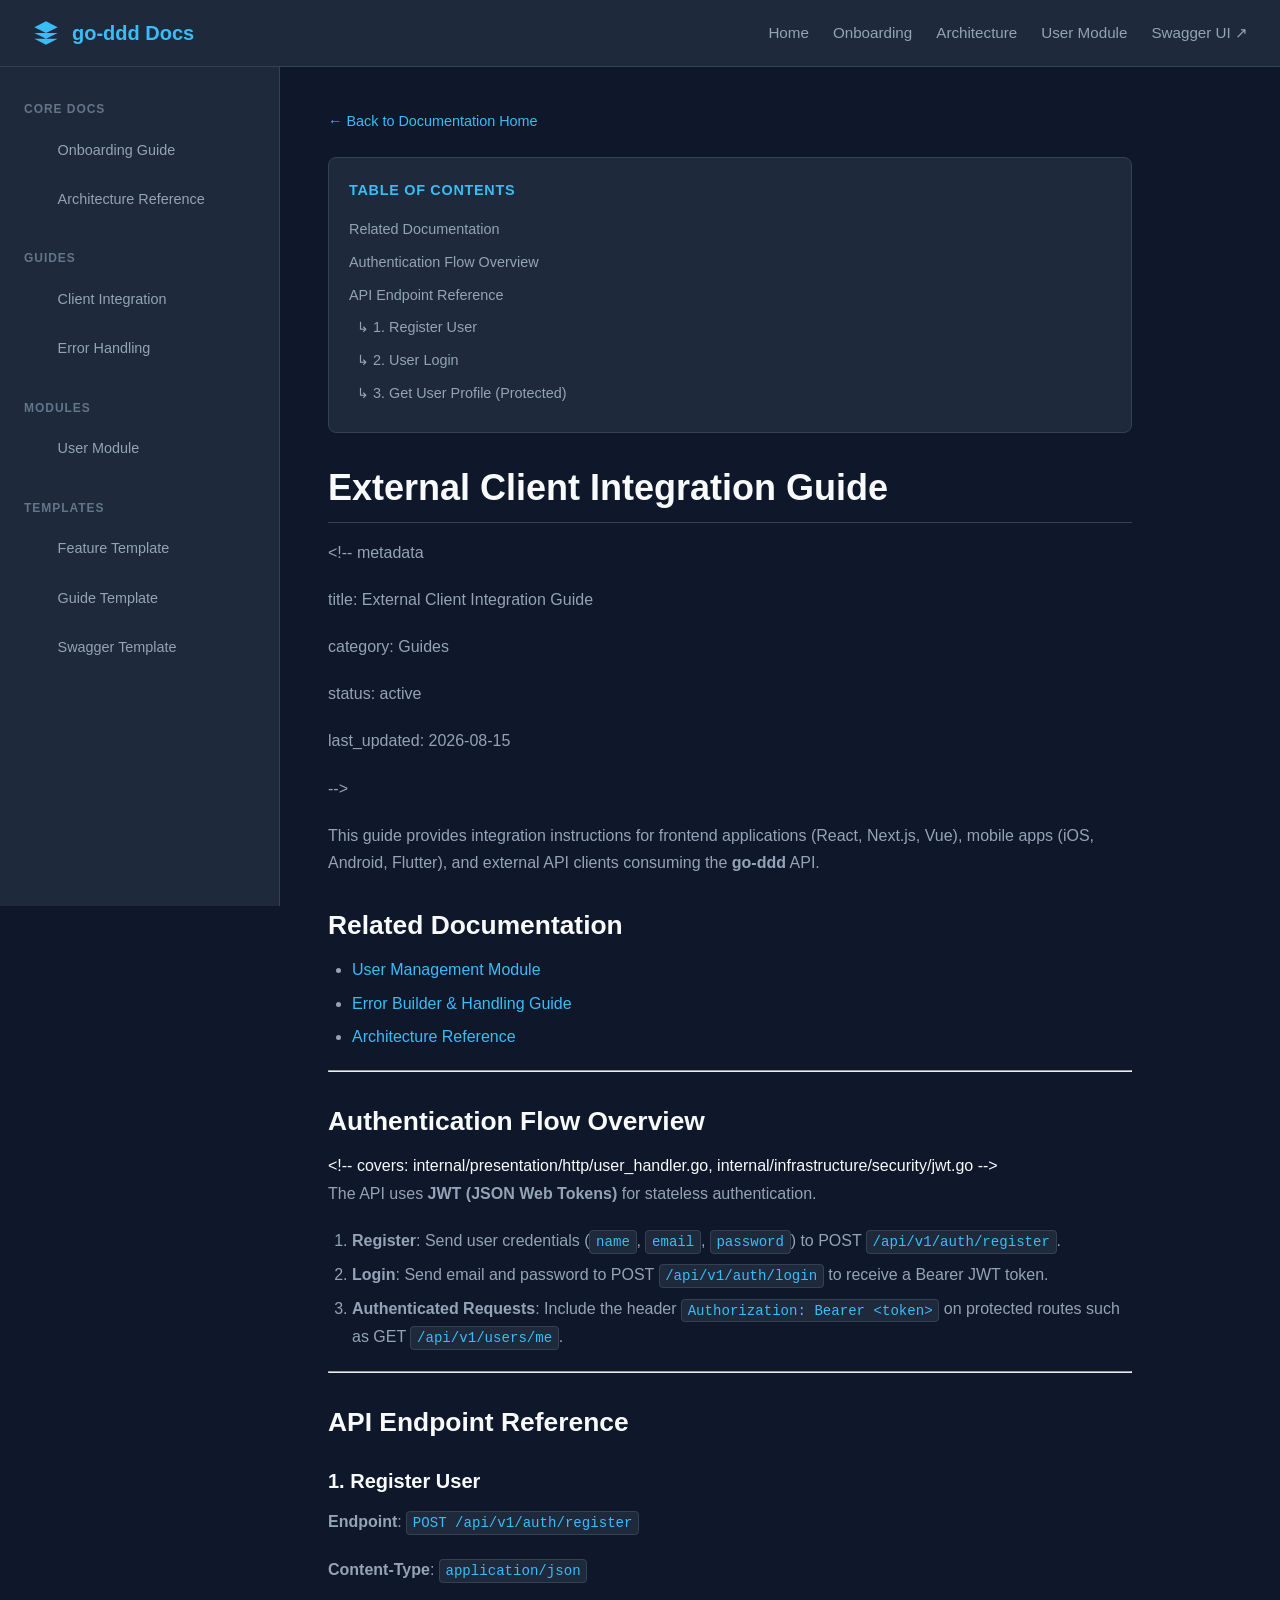
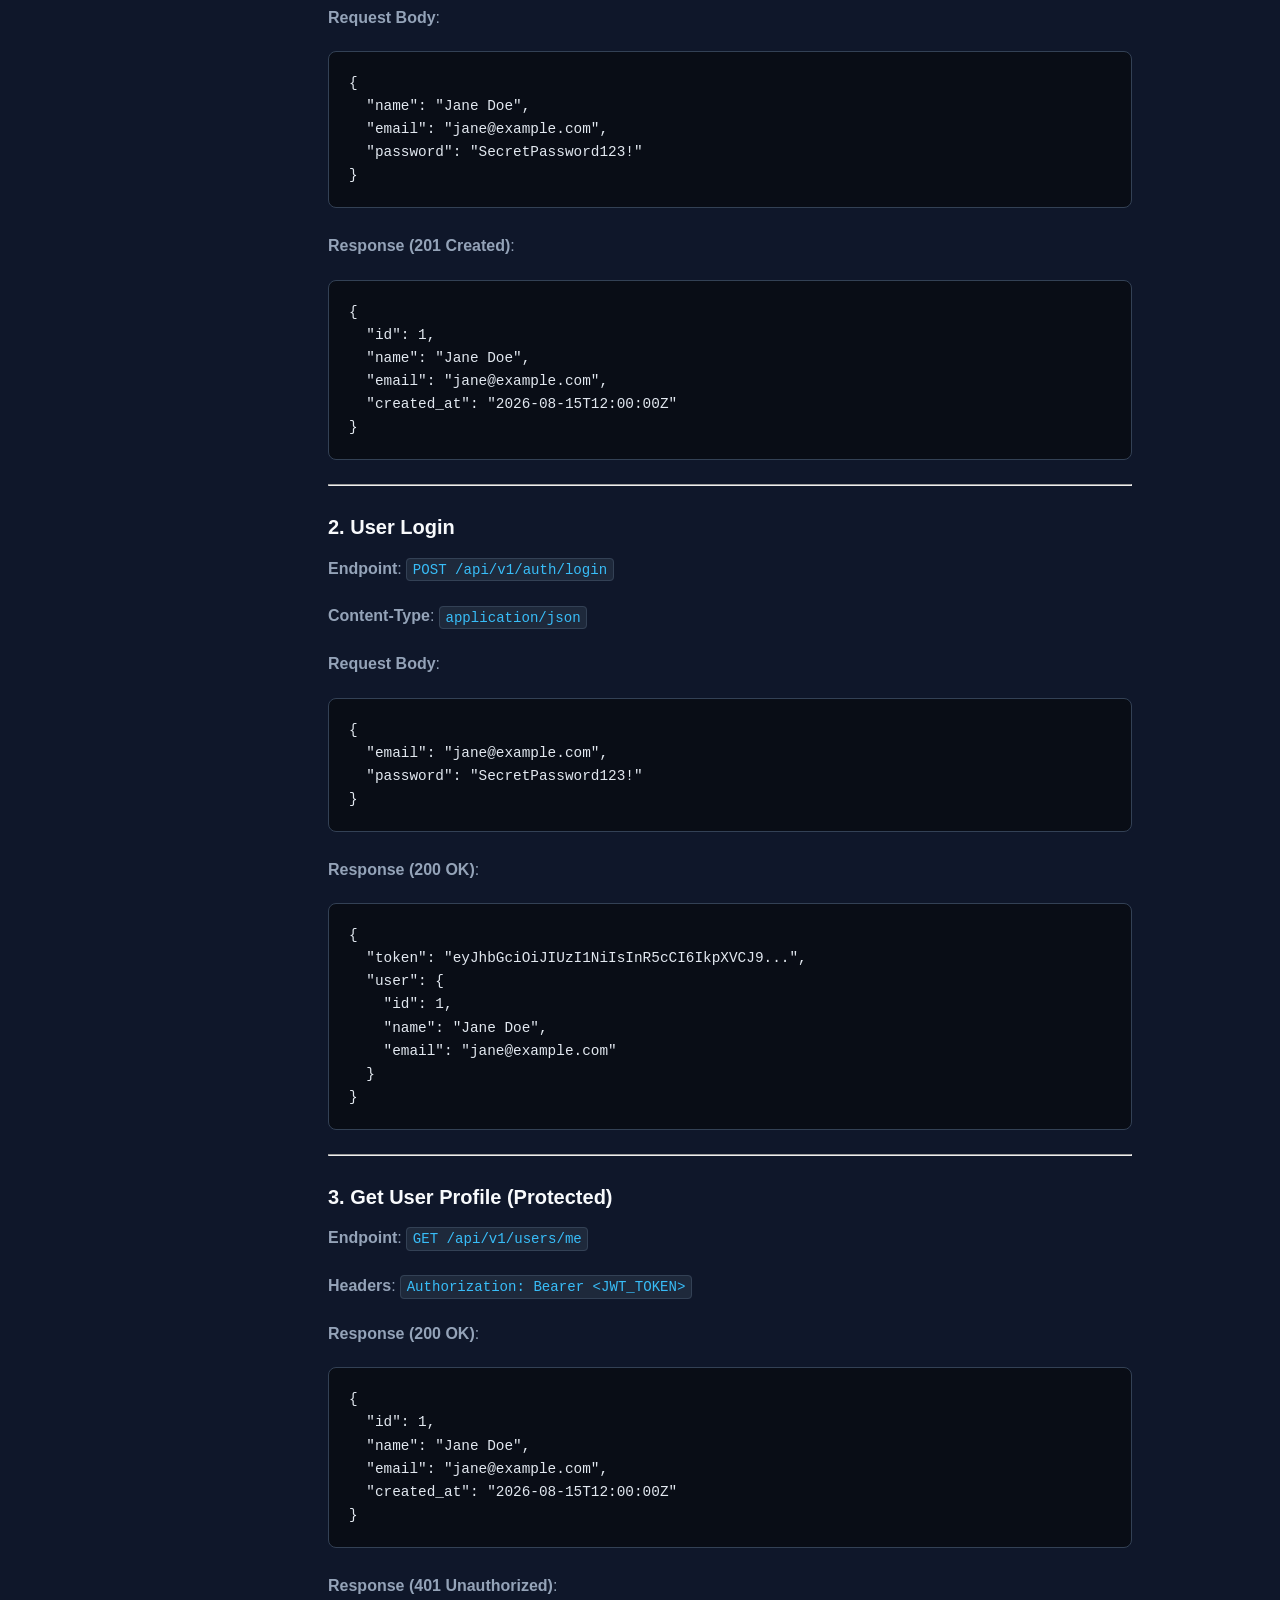
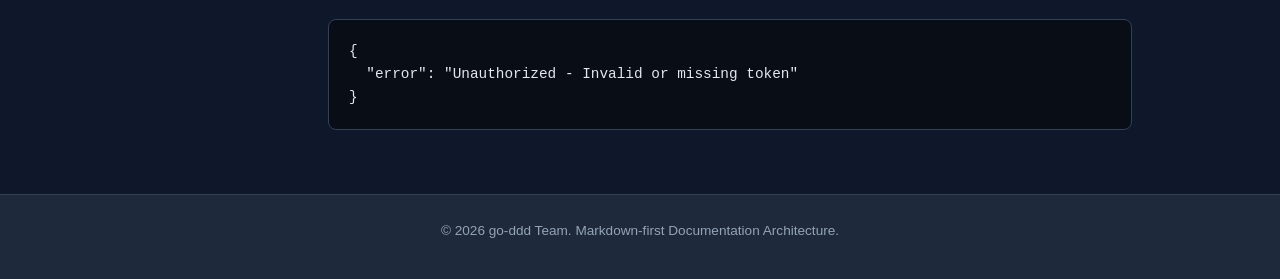
<file: docs/html/guides/external-client-integration-guide.html>
<!DOCTYPE html>
<html lang="en">
<head>
  <meta charset="UTF-8">
  <meta name="viewport" content="width=device-width, initial-scale=1.0">
  <title>External Client Integration Guide - Go DDD Docs</title>
  <link rel="stylesheet" href="/docs/assets/docs.css">
</head>
<body>
  <header class="docs-header">
    <a href="/docs" class="docs-brand">
      <svg viewBox="0 0 24 24"><path d="M12 2L2 7l10 5 10-5-10-5zM2 17l10 5 10-5M2 12l10 5 10-5"/></svg>
      <span>go-ddd Docs</span>
    </a>
    <nav class="docs-nav">
      <a href="/docs" >Home</a>
      <a href="/docs?page=onboarding">Onboarding</a>
      <a href="/docs?page=architecture">Architecture</a>
      <a href="/docs?page=user-module">User Module</a>
      <a href="/swagger/" target="_blank">Swagger UI ↗</a>
    </nav>
  </header>

  <div class="docs-container">
    <aside class="docs-sidebar">
      <h4>Core Docs</h4>
      <ul>
        <li><a href="/docs?page=onboarding">Onboarding Guide</a></li>
        <li><a href="/docs?page=architecture">Architecture Reference</a></li>
      </ul>
      <h4>Guides</h4>
      <ul>
        <li><a href="/docs?page=external-client-integration">Client Integration</a></li>
        <li><a href="/docs?page=error-builder">Error Handling</a></li>
      </ul>
      <h4>Modules</h4>
      <ul>
        <li><a href="/docs?page=user-module">User Module</a></li>
      </ul>
      <h4>Templates</h4>
      <ul>
        <li><a href="/docs?page=feature-template">Feature Template</a></li>
        <li><a href="/docs?page=guide-template">Guide Template</a></li>
        <li><a href="/docs?page=swagger-description-template">Swagger Template</a></li>
      </ul>
    </aside>

    <main class="docs-main">
      <a class="back-link" href="/docs">← Back to Documentation Home</a>

      <div class="toc-box">
  <div class="toc-title">Table of Contents</div>
  <ul class="toc-list">
    <li><a href="#related-documentation">Related Documentation</a></li>
    <li><a href="#authentication-flow-overview">Authentication Flow Overview</a></li>
    <li><a href="#api-endpoint-reference">API Endpoint Reference</a></li>
    <li><a href="#1-register-user">&nbsp;&nbsp;↳ 1. Register User</a></li>
    <li><a href="#2-user-login">&nbsp;&nbsp;↳ 2. User Login</a></li>
    <li><a href="#3-get-user-profile-protected">&nbsp;&nbsp;↳ 3. Get User Profile (Protected)</a></li>
  </ul>
</div>

      <h1>External Client Integration Guide</h1>
<p>&lt;!-- metadata</p>
<p>title: External Client Integration Guide</p>
<p>category: Guides</p>
<p>status: active</p>
<p>last_updated: 2026-08-15</p>
<p>--&gt;</p>
<p>This guide provides integration instructions for frontend applications (React, Next.js, Vue), mobile apps (iOS, Android, Flutter), and external API clients consuming the <strong>go-ddd</strong> API.</p>
<h2 id="related-documentation">Related Documentation</h2>
<ul>
  <li><a href="/docs?page=user-module">User Management Module</a></li>
  <li><a href="/docs?page=error-builder">Error Builder &amp; Handling Guide</a></li>
  <li><a href="/docs?page=architecture">Architecture Reference</a></li>
</ul>
<hr>
<h2 id="authentication-flow-overview">Authentication Flow Overview</h2>
<div class="doc-comment">&lt;!-- covers: internal/presentation/http/user_handler.go, internal/infrastructure/security/jwt.go --&gt;</div>
<p>The API uses <strong>JWT (JSON Web Tokens)</strong> for stateless authentication.</p>
<ol>
  <li><strong>Register</strong>: Send user credentials (<code>name</code>, <code>email</code>, <code>password</code>) to POST <code>/api/v1/auth/register</code>.</li>
  <li><strong>Login</strong>: Send email and password to POST <code>/api/v1/auth/login</code> to receive a Bearer JWT token.</li>
  <li><strong>Authenticated Requests</strong>: Include the header <code>Authorization: Bearer &lt;token&gt;</code> on protected routes such as GET <code>/api/v1/users/me</code>.</li>
</ol>
<hr>
<h2 id="api-endpoint-reference">API Endpoint Reference</h2>
<h3 id="1-register-user">1. Register User</h3>
<p><strong>Endpoint</strong>: <code>POST /api/v1/auth/register</code>  </p>
<p><strong>Content-Type</strong>: <code>application/json</code></p>
<p><strong>Request Body</strong>:</p>
<pre><code class="language-json">{
  &#34;name&#34;: &#34;Jane Doe&#34;,
  &#34;email&#34;: &#34;jane@example.com&#34;,
  &#34;password&#34;: &#34;SecretPassword123!&#34;
}
</code></pre>
<p><strong>Response (201 Created)</strong>:</p>
<pre><code class="language-json">{
  &#34;id&#34;: 1,
  &#34;name&#34;: &#34;Jane Doe&#34;,
  &#34;email&#34;: &#34;jane@example.com&#34;,
  &#34;created_at&#34;: &#34;2026-08-15T12:00:00Z&#34;
}
</code></pre>
<hr>
<h3 id="2-user-login">2. User Login</h3>
<p><strong>Endpoint</strong>: <code>POST /api/v1/auth/login</code>  </p>
<p><strong>Content-Type</strong>: <code>application/json</code></p>
<p><strong>Request Body</strong>:</p>
<pre><code class="language-json">{
  &#34;email&#34;: &#34;jane@example.com&#34;,
  &#34;password&#34;: &#34;SecretPassword123!&#34;
}
</code></pre>
<p><strong>Response (200 OK)</strong>:</p>
<pre><code class="language-json">{
  &#34;token&#34;: &#34;eyJhbGciOiJIUzI1NiIsInR5cCI6IkpXVCJ9...&#34;,
  &#34;user&#34;: {
    &#34;id&#34;: 1,
    &#34;name&#34;: &#34;Jane Doe&#34;,
    &#34;email&#34;: &#34;jane@example.com&#34;
  }
}
</code></pre>
<hr>
<h3 id="3-get-user-profile-protected">3. Get User Profile (Protected)</h3>
<p><strong>Endpoint</strong>: <code>GET /api/v1/users/me</code>  </p>
<p><strong>Headers</strong>: <code>Authorization: Bearer &lt;JWT_TOKEN&gt;</code></p>
<p><strong>Response (200 OK)</strong>:</p>
<pre><code class="language-json">{
  &#34;id&#34;: 1,
  &#34;name&#34;: &#34;Jane Doe&#34;,
  &#34;email&#34;: &#34;jane@example.com&#34;,
  &#34;created_at&#34;: &#34;2026-08-15T12:00:00Z&#34;
}
</code></pre>
<p><strong>Response (401 Unauthorized)</strong>:</p>
<pre><code class="language-json">{
  &#34;error&#34;: &#34;Unauthorized - Invalid or missing token&#34;
}
</code></pre>

    </main>
  </div>

  <footer class="docs-footer">
    <p>&copy; 2026 go-ddd Team. Markdown-first Documentation Architecture.</p>
  </footer>
</body>
</html>
</file>
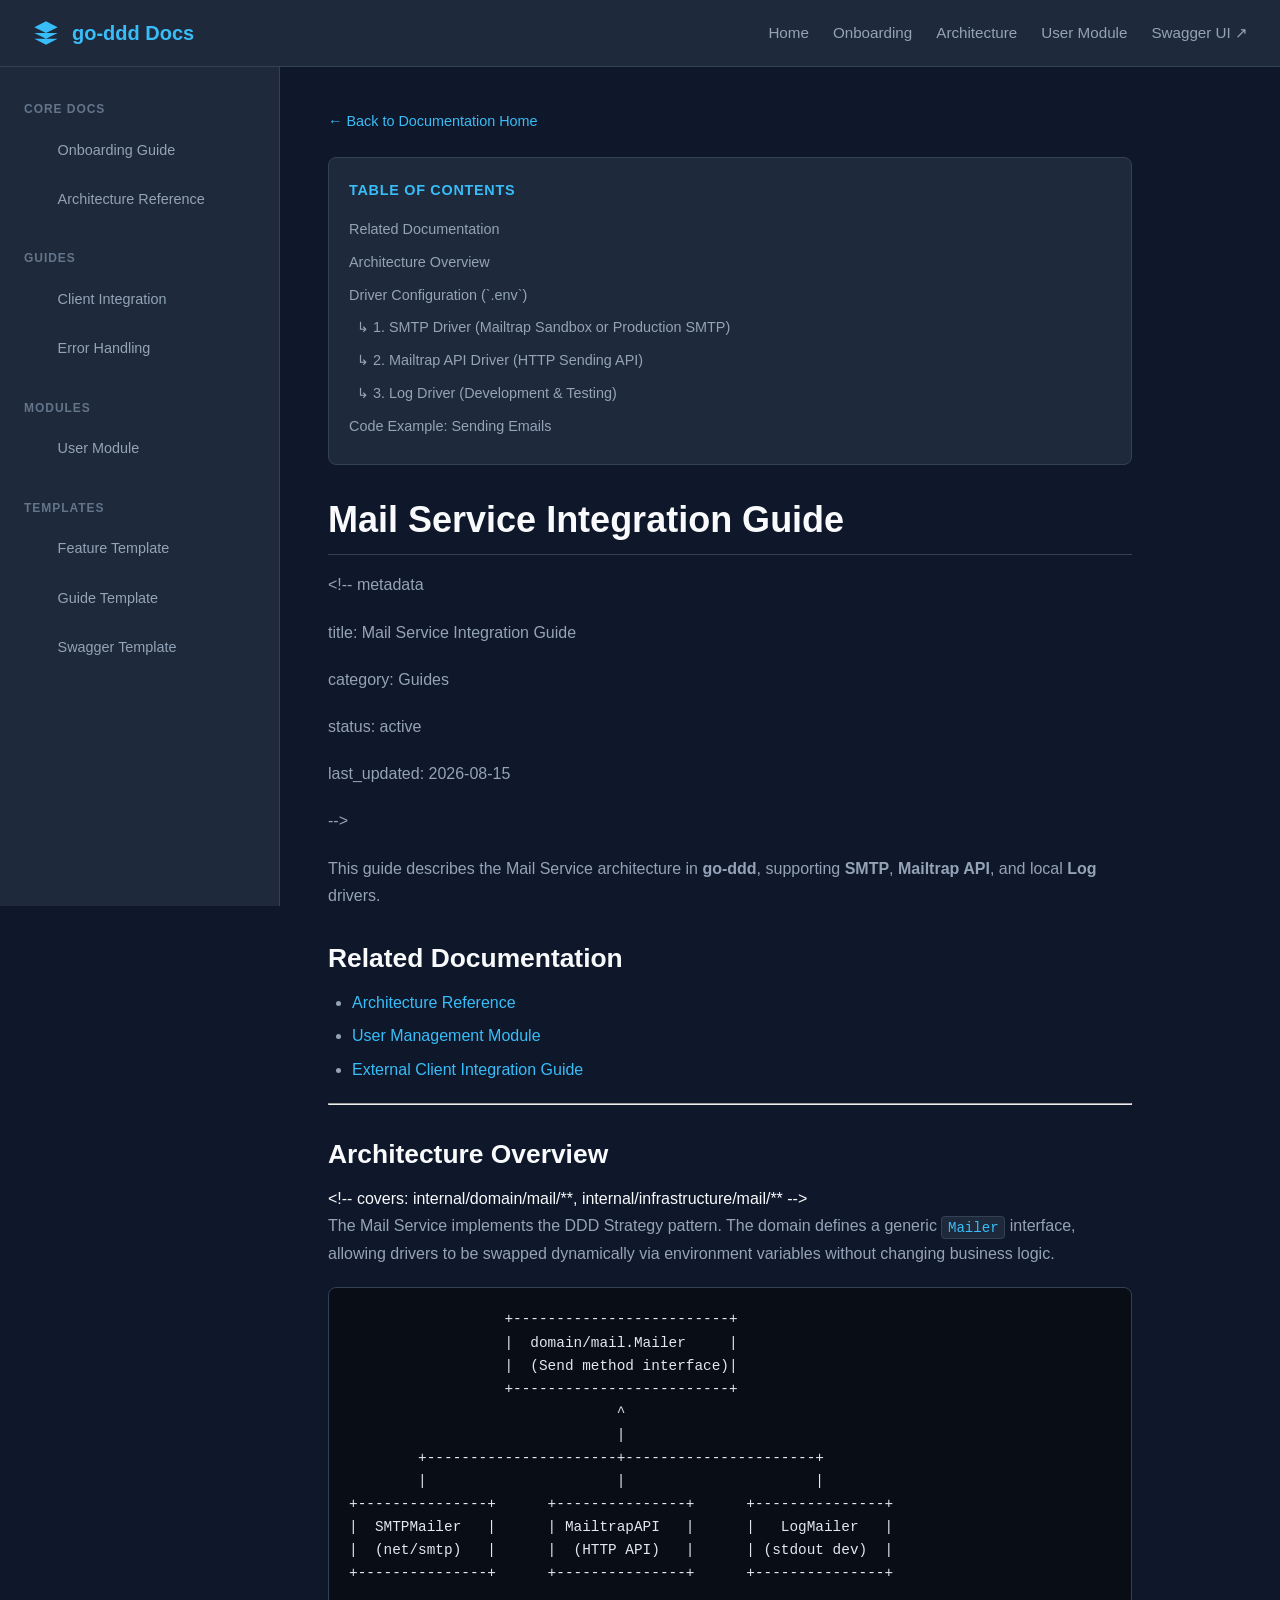
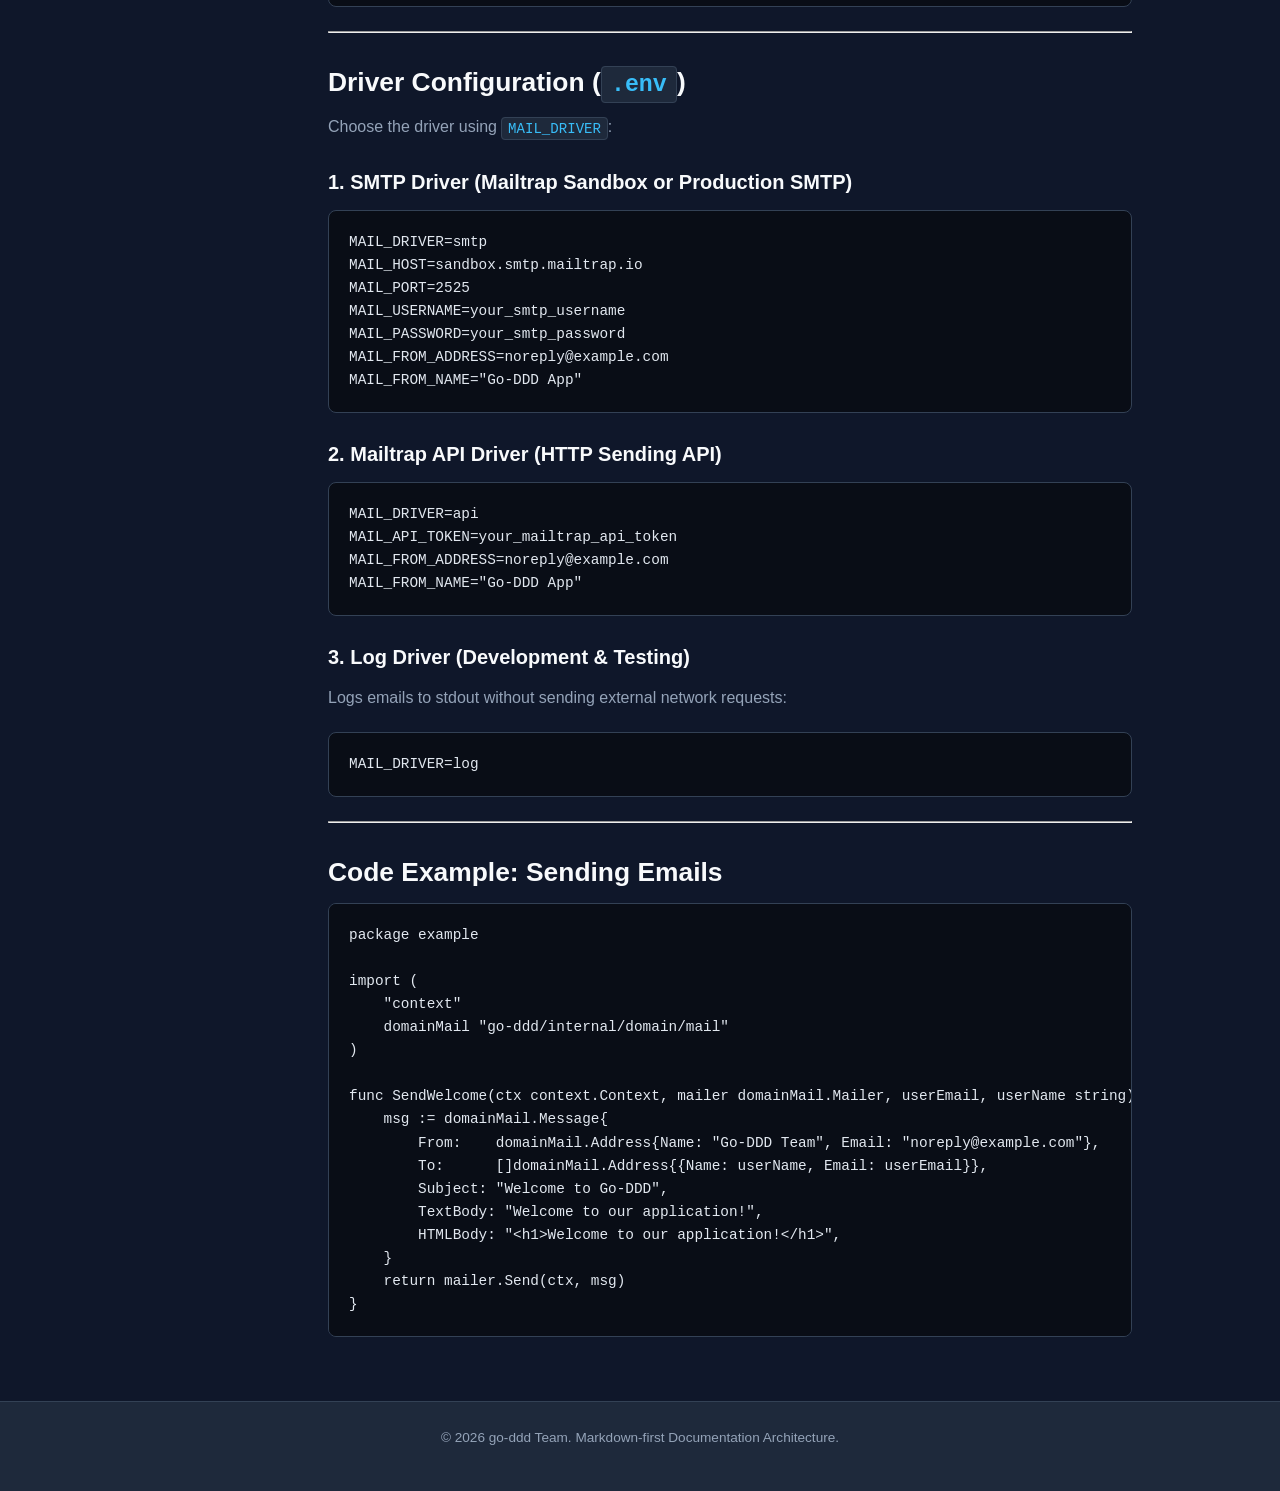
<file: docs/html/guides/mail-service-guide.html>
<!DOCTYPE html>
<html lang="en">
<head>
  <meta charset="UTF-8">
  <meta name="viewport" content="width=device-width, initial-scale=1.0">
  <title>Mail Service Integration Guide - Go DDD Docs</title>
  <link rel="stylesheet" href="/docs/assets/docs.css">
</head>
<body>
  <header class="docs-header">
    <a href="/docs" class="docs-brand">
      <svg viewBox="0 0 24 24"><path d="M12 2L2 7l10 5 10-5-10-5zM2 17l10 5 10-5M2 12l10 5 10-5"/></svg>
      <span>go-ddd Docs</span>
    </a>
    <nav class="docs-nav">
      <a href="/docs" >Home</a>
      <a href="/docs?page=onboarding">Onboarding</a>
      <a href="/docs?page=architecture">Architecture</a>
      <a href="/docs?page=user-module">User Module</a>
      <a href="/swagger/" target="_blank">Swagger UI ↗</a>
    </nav>
  </header>

  <div class="docs-container">
    <aside class="docs-sidebar">
      <h4>Core Docs</h4>
      <ul>
        <li><a href="/docs?page=onboarding">Onboarding Guide</a></li>
        <li><a href="/docs?page=architecture">Architecture Reference</a></li>
      </ul>
      <h4>Guides</h4>
      <ul>
        <li><a href="/docs?page=external-client-integration">Client Integration</a></li>
        <li><a href="/docs?page=error-builder">Error Handling</a></li>
      </ul>
      <h4>Modules</h4>
      <ul>
        <li><a href="/docs?page=user-module">User Module</a></li>
      </ul>
      <h4>Templates</h4>
      <ul>
        <li><a href="/docs?page=feature-template">Feature Template</a></li>
        <li><a href="/docs?page=guide-template">Guide Template</a></li>
        <li><a href="/docs?page=swagger-description-template">Swagger Template</a></li>
      </ul>
    </aside>

    <main class="docs-main">
      <a class="back-link" href="/docs">← Back to Documentation Home</a>

      <div class="toc-box">
  <div class="toc-title">Table of Contents</div>
  <ul class="toc-list">
    <li><a href="#related-documentation">Related Documentation</a></li>
    <li><a href="#architecture-overview">Architecture Overview</a></li>
    <li><a href="#driver-configuration-env">Driver Configuration (`.env`)</a></li>
    <li><a href="#1-smtp-driver-mailtrap-sandbox-or-production-smtp">&nbsp;&nbsp;↳ 1. SMTP Driver (Mailtrap Sandbox or Production SMTP)</a></li>
    <li><a href="#2-mailtrap-api-driver-http-sending-api">&nbsp;&nbsp;↳ 2. Mailtrap API Driver (HTTP Sending API)</a></li>
    <li><a href="#3-log-driver-development-testing">&nbsp;&nbsp;↳ 3. Log Driver (Development &amp; Testing)</a></li>
    <li><a href="#code-example-sending-emails">Code Example: Sending Emails</a></li>
  </ul>
</div>

      <h1>Mail Service Integration Guide</h1>
<p>&lt;!-- metadata</p>
<p>title: Mail Service Integration Guide</p>
<p>category: Guides</p>
<p>status: active</p>
<p>last_updated: 2026-08-15</p>
<p>--&gt;</p>
<p>This guide describes the Mail Service architecture in <strong>go-ddd</strong>, supporting <strong>SMTP</strong>, <strong>Mailtrap API</strong>, and local <strong>Log</strong> drivers.</p>
<h2 id="related-documentation">Related Documentation</h2>
<ul>
  <li><a href="/docs?page=architecture">Architecture Reference</a></li>
  <li><a href="/docs?page=user-module">User Management Module</a></li>
  <li><a href="/docs?page=external-client-integration">External Client Integration Guide</a></li>
</ul>
<hr>
<h2 id="architecture-overview">Architecture Overview</h2>
<div class="doc-comment">&lt;!-- covers: internal/domain/mail/**, internal/infrastructure/mail/** --&gt;</div>
<p>The Mail Service implements the DDD Strategy pattern. The domain defines a generic <code>Mailer</code> interface, allowing drivers to be swapped dynamically via environment variables without changing business logic.</p>
<pre><code class="language-">                  +-------------------------+
                  |  domain/mail.Mailer     |
                  |  (Send method interface)|
                  +-------------------------+
                               ^
                               |
        +----------------------+----------------------+
        |                      |                      |
+---------------+      +---------------+      +---------------+
|  SMTPMailer   |      | MailtrapAPI   |      |   LogMailer   |
|  (net/smtp)   |      |  (HTTP API)   |      | (stdout dev)  |
+---------------+      +---------------+      +---------------+
</code></pre>
<hr>
<h2 id="driver-configuration-env">Driver Configuration (<code>.env</code>)</h2>
<p>Choose the driver using <code>MAIL_DRIVER</code>:</p>
<h3 id="1-smtp-driver-mailtrap-sandbox-or-production-smtp">1. SMTP Driver (Mailtrap Sandbox or Production SMTP)</h3>
<pre><code class="language-env">MAIL_DRIVER=smtp
MAIL_HOST=sandbox.smtp.mailtrap.io
MAIL_PORT=2525
MAIL_USERNAME=your_smtp_username
MAIL_PASSWORD=your_smtp_password
MAIL_FROM_ADDRESS=noreply@example.com
MAIL_FROM_NAME=&#34;Go-DDD App&#34;
</code></pre>
<h3 id="2-mailtrap-api-driver-http-sending-api">2. Mailtrap API Driver (HTTP Sending API)</h3>
<pre><code class="language-env">MAIL_DRIVER=api
MAIL_API_TOKEN=your_mailtrap_api_token
MAIL_FROM_ADDRESS=noreply@example.com
MAIL_FROM_NAME=&#34;Go-DDD App&#34;
</code></pre>
<h3 id="3-log-driver-development-testing">3. Log Driver (Development &amp; Testing)</h3>
<p>Logs emails to stdout without sending external network requests:</p>
<pre><code class="language-env">MAIL_DRIVER=log
</code></pre>
<hr>
<h2 id="code-example-sending-emails">Code Example: Sending Emails</h2>
<pre><code class="language-go">package example

import (
    &#34;context&#34;
    domainMail &#34;go-ddd/internal/domain/mail&#34;
)

func SendWelcome(ctx context.Context, mailer domainMail.Mailer, userEmail, userName string) error {
    msg := domainMail.Message{
        From:    domainMail.Address{Name: &#34;Go-DDD Team&#34;, Email: &#34;noreply@example.com&#34;},
        To:      []domainMail.Address{{Name: userName, Email: userEmail}},
        Subject: &#34;Welcome to Go-DDD&#34;,
        TextBody: &#34;Welcome to our application!&#34;,
        HTMLBody: &#34;&lt;h1&gt;Welcome to our application!&lt;/h1&gt;&#34;,
    }
    return mailer.Send(ctx, msg)
}
</code></pre>

    </main>
  </div>

  <footer class="docs-footer">
    <p>&copy; 2026 go-ddd Team. Markdown-first Documentation Architecture.</p>
  </footer>
</body>
</html>
</file>
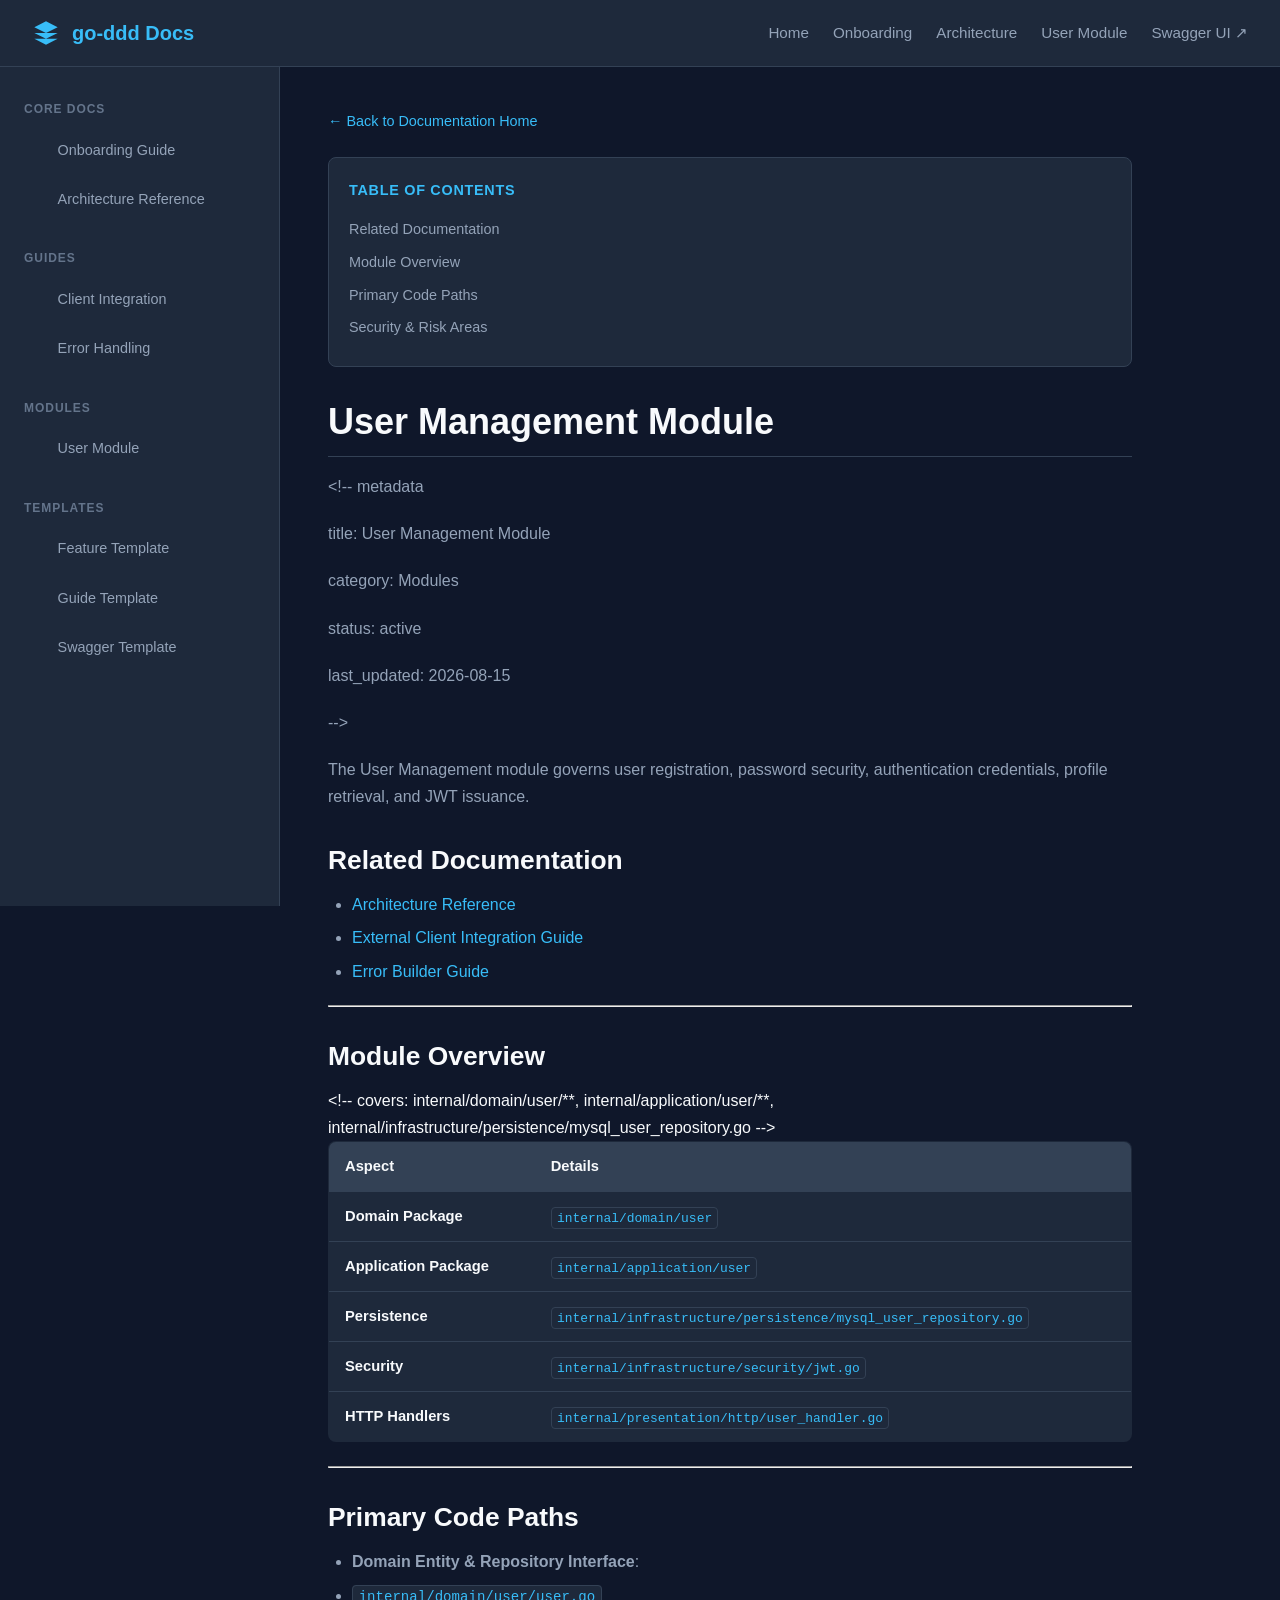
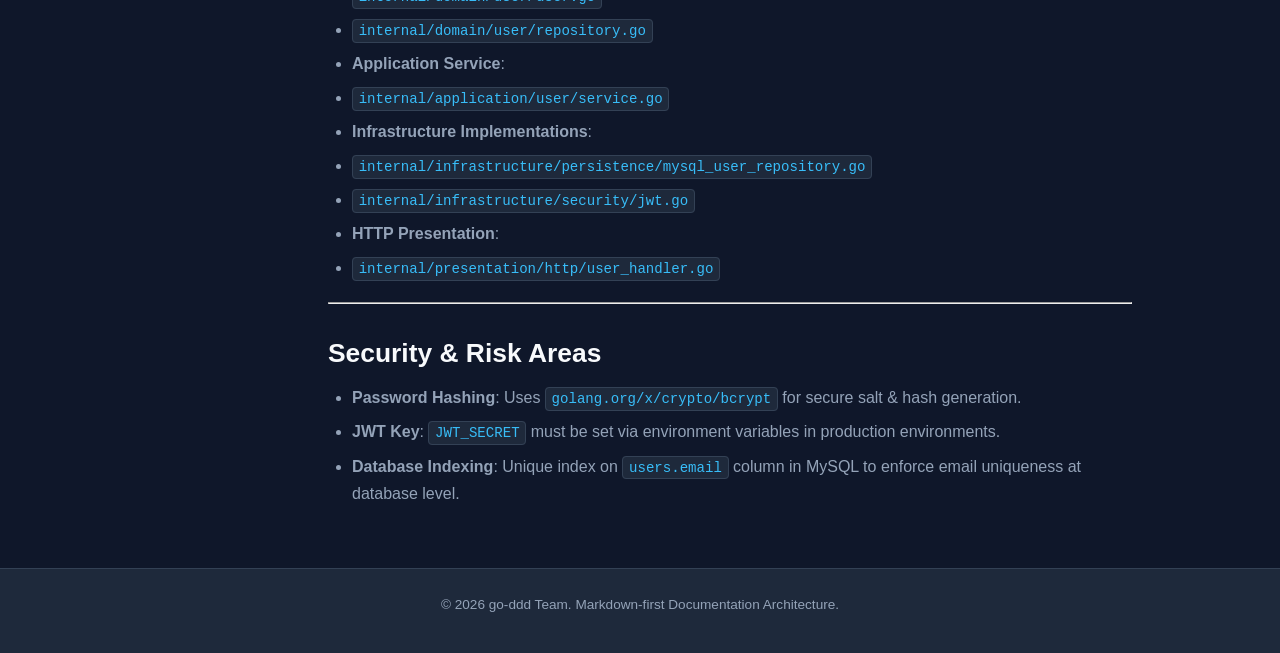
<file: docs/html/modules/user-module.html>
<!DOCTYPE html>
<html lang="en">
<head>
  <meta charset="UTF-8">
  <meta name="viewport" content="width=device-width, initial-scale=1.0">
  <title>User Management Module - Go DDD Docs</title>
  <link rel="stylesheet" href="/docs/assets/docs.css">
</head>
<body>
  <header class="docs-header">
    <a href="/docs" class="docs-brand">
      <svg viewBox="0 0 24 24"><path d="M12 2L2 7l10 5 10-5-10-5zM2 17l10 5 10-5M2 12l10 5 10-5"/></svg>
      <span>go-ddd Docs</span>
    </a>
    <nav class="docs-nav">
      <a href="/docs" >Home</a>
      <a href="/docs?page=onboarding">Onboarding</a>
      <a href="/docs?page=architecture">Architecture</a>
      <a href="/docs?page=user-module">User Module</a>
      <a href="/swagger/" target="_blank">Swagger UI ↗</a>
    </nav>
  </header>

  <div class="docs-container">
    <aside class="docs-sidebar">
      <h4>Core Docs</h4>
      <ul>
        <li><a href="/docs?page=onboarding">Onboarding Guide</a></li>
        <li><a href="/docs?page=architecture">Architecture Reference</a></li>
      </ul>
      <h4>Guides</h4>
      <ul>
        <li><a href="/docs?page=external-client-integration">Client Integration</a></li>
        <li><a href="/docs?page=error-builder">Error Handling</a></li>
      </ul>
      <h4>Modules</h4>
      <ul>
        <li><a href="/docs?page=user-module">User Module</a></li>
      </ul>
      <h4>Templates</h4>
      <ul>
        <li><a href="/docs?page=feature-template">Feature Template</a></li>
        <li><a href="/docs?page=guide-template">Guide Template</a></li>
        <li><a href="/docs?page=swagger-description-template">Swagger Template</a></li>
      </ul>
    </aside>

    <main class="docs-main">
      <a class="back-link" href="/docs">← Back to Documentation Home</a>

      <div class="toc-box">
  <div class="toc-title">Table of Contents</div>
  <ul class="toc-list">
    <li><a href="#related-documentation">Related Documentation</a></li>
    <li><a href="#module-overview">Module Overview</a></li>
    <li><a href="#primary-code-paths">Primary Code Paths</a></li>
    <li><a href="#security-risk-areas">Security &amp; Risk Areas</a></li>
  </ul>
</div>

      <h1>User Management Module</h1>
<p>&lt;!-- metadata</p>
<p>title: User Management Module</p>
<p>category: Modules</p>
<p>status: active</p>
<p>last_updated: 2026-08-15</p>
<p>--&gt;</p>
<p>The User Management module governs user registration, password security, authentication credentials, profile retrieval, and JWT issuance.</p>
<h2 id="related-documentation">Related Documentation</h2>
<ul>
  <li><a href="/docs?page=architecture">Architecture Reference</a></li>
  <li><a href="/docs?page=external-client-integration">External Client Integration Guide</a></li>
  <li><a href="/docs?page=error-builder">Error Builder Guide</a></li>
</ul>
<hr>
<h2 id="module-overview">Module Overview</h2>
<div class="doc-comment">&lt;!-- covers: internal/domain/user/**, internal/application/user/**, internal/infrastructure/persistence/mysql_user_repository.go --&gt;</div>
<table>
  <thead>
  <tr>
    <th>Aspect</th>
    <th>Details</th>
  </tr>
  </thead>
  <tbody>
  <tr>
    <td><strong>Domain Package</strong></td>
    <td><code>internal/domain/user</code></td>
  </tr>
  <tr>
    <td><strong>Application Package</strong></td>
    <td><code>internal/application/user</code></td>
  </tr>
  <tr>
    <td><strong>Persistence</strong></td>
    <td><code>internal/infrastructure/persistence/mysql_user_repository.go</code></td>
  </tr>
  <tr>
    <td><strong>Security</strong></td>
    <td><code>internal/infrastructure/security/jwt.go</code></td>
  </tr>
  <tr>
    <td><strong>HTTP Handlers</strong></td>
    <td><code>internal/presentation/http/user_handler.go</code></td>
  </tr>
  </tbody>
</table>
<hr>
<h2 id="primary-code-paths">Primary Code Paths</h2>
<ul>
  <li><strong>Domain Entity &amp; Repository Interface</strong>:</li>
  <li><code>internal/domain/user/user.go</code></li>
  <li><code>internal/domain/user/repository.go</code></li>
  <li><strong>Application Service</strong>:</li>
  <li><code>internal/application/user/service.go</code></li>
  <li><strong>Infrastructure Implementations</strong>:</li>
  <li><code>internal/infrastructure/persistence/mysql_user_repository.go</code></li>
  <li><code>internal/infrastructure/security/jwt.go</code></li>
  <li><strong>HTTP Presentation</strong>:</li>
  <li><code>internal/presentation/http/user_handler.go</code></li>
</ul>
<hr>
<h2 id="security-risk-areas">Security &amp; Risk Areas</h2>
<ul>
  <li><strong>Password Hashing</strong>: Uses <code>golang.org/x/crypto/bcrypt</code> for secure salt &amp; hash generation.</li>
  <li><strong>JWT Key</strong>: <code>JWT_SECRET</code> must be set via environment variables in production environments.</li>
  <li><strong>Database Indexing</strong>: Unique index on <code>users.email</code> column in MySQL to enforce email uniqueness at database level.</li>
</ul>

    </main>
  </div>

  <footer class="docs-footer">
    <p>&copy; 2026 go-ddd Team. Markdown-first Documentation Architecture.</p>
  </footer>
</body>
</html>
</file>
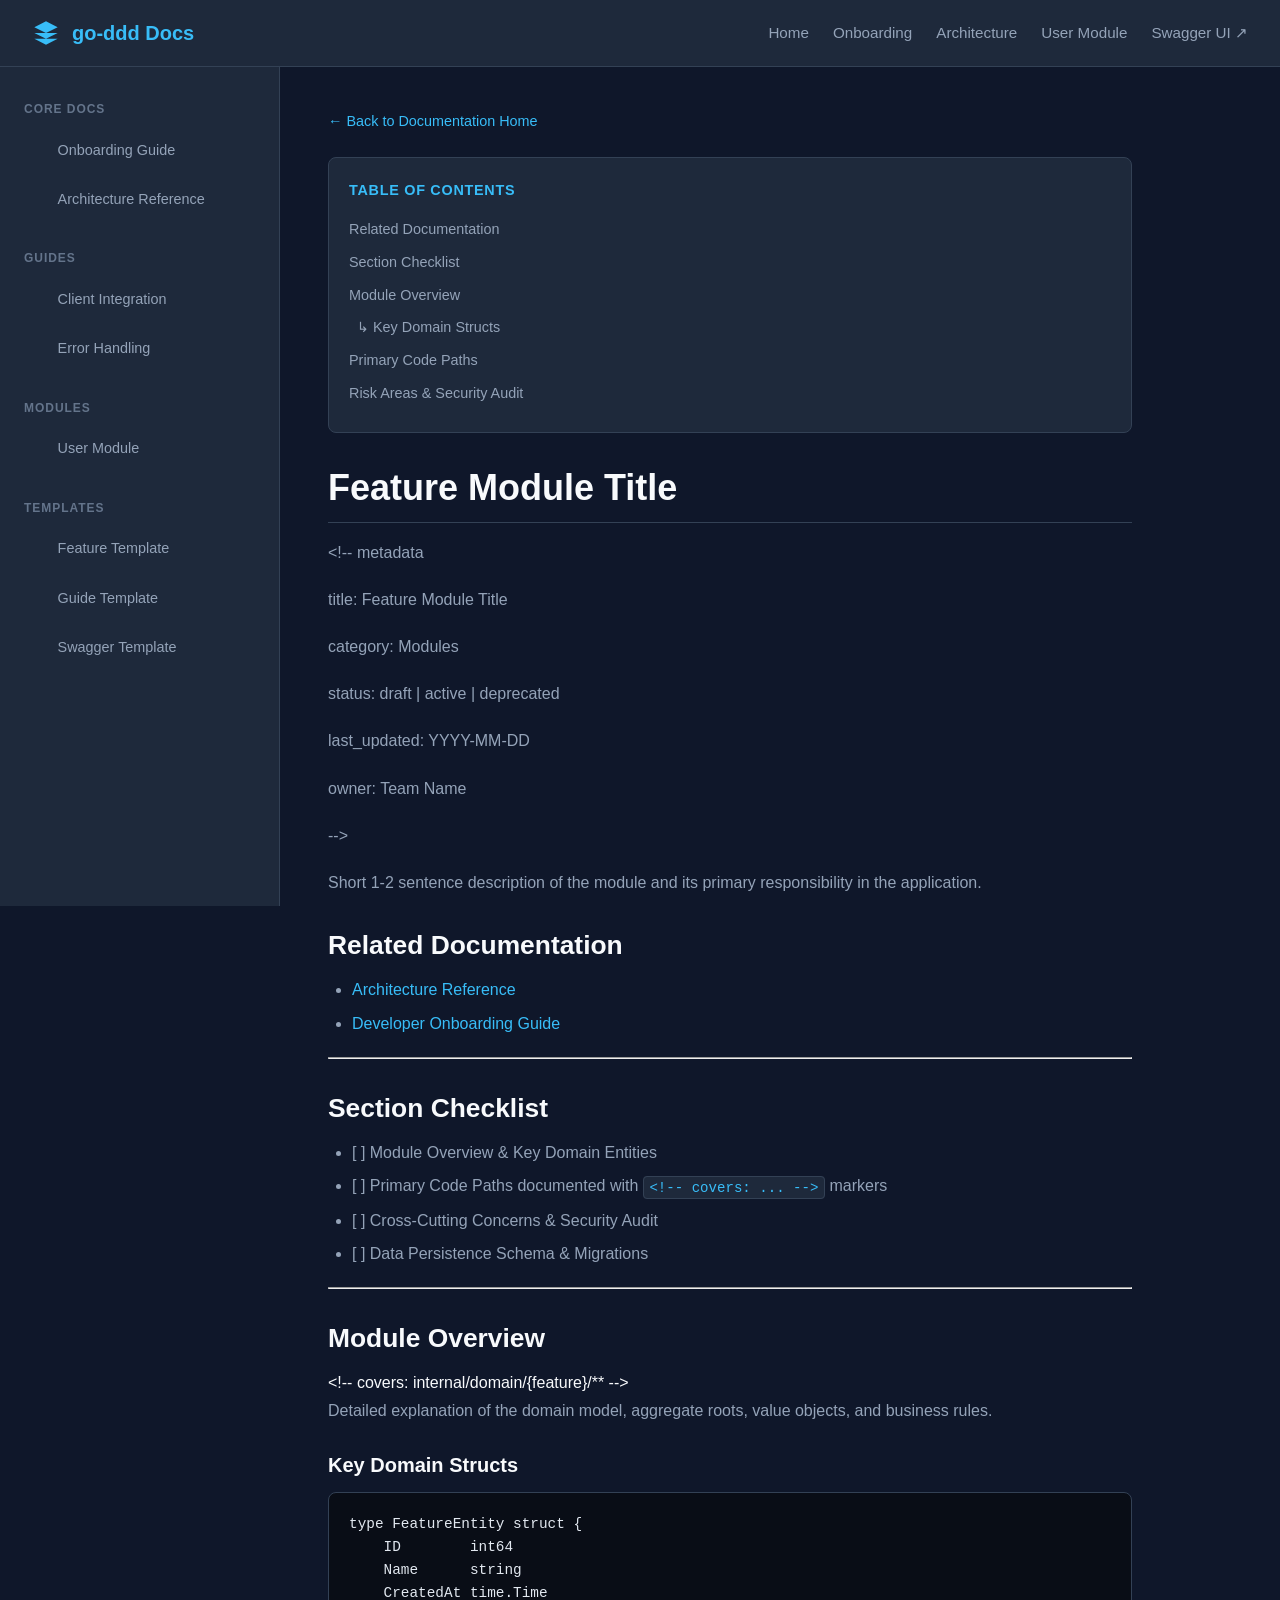
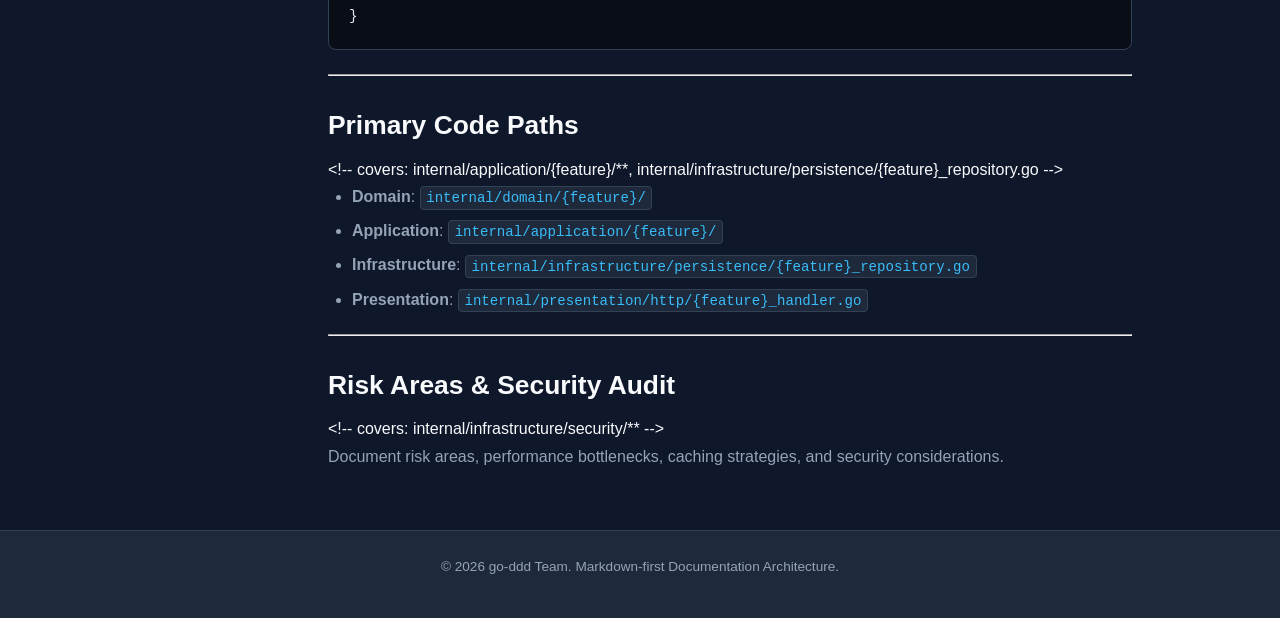
<file: docs/html/templates/feature-template.html>
<!DOCTYPE html>
<html lang="en">
<head>
  <meta charset="UTF-8">
  <meta name="viewport" content="width=device-width, initial-scale=1.0">
  <title>Feature Module Title - Go DDD Docs</title>
  <link rel="stylesheet" href="/docs/assets/docs.css">
</head>
<body>
  <header class="docs-header">
    <a href="/docs" class="docs-brand">
      <svg viewBox="0 0 24 24"><path d="M12 2L2 7l10 5 10-5-10-5zM2 17l10 5 10-5M2 12l10 5 10-5"/></svg>
      <span>go-ddd Docs</span>
    </a>
    <nav class="docs-nav">
      <a href="/docs" >Home</a>
      <a href="/docs?page=onboarding">Onboarding</a>
      <a href="/docs?page=architecture">Architecture</a>
      <a href="/docs?page=user-module">User Module</a>
      <a href="/swagger/" target="_blank">Swagger UI ↗</a>
    </nav>
  </header>

  <div class="docs-container">
    <aside class="docs-sidebar">
      <h4>Core Docs</h4>
      <ul>
        <li><a href="/docs?page=onboarding">Onboarding Guide</a></li>
        <li><a href="/docs?page=architecture">Architecture Reference</a></li>
      </ul>
      <h4>Guides</h4>
      <ul>
        <li><a href="/docs?page=external-client-integration">Client Integration</a></li>
        <li><a href="/docs?page=error-builder">Error Handling</a></li>
      </ul>
      <h4>Modules</h4>
      <ul>
        <li><a href="/docs?page=user-module">User Module</a></li>
      </ul>
      <h4>Templates</h4>
      <ul>
        <li><a href="/docs?page=feature-template">Feature Template</a></li>
        <li><a href="/docs?page=guide-template">Guide Template</a></li>
        <li><a href="/docs?page=swagger-description-template">Swagger Template</a></li>
      </ul>
    </aside>

    <main class="docs-main">
      <a class="back-link" href="/docs">← Back to Documentation Home</a>

      <div class="toc-box">
  <div class="toc-title">Table of Contents</div>
  <ul class="toc-list">
    <li><a href="#related-documentation">Related Documentation</a></li>
    <li><a href="#section-checklist">Section Checklist</a></li>
    <li><a href="#module-overview">Module Overview</a></li>
    <li><a href="#key-domain-structs">&nbsp;&nbsp;↳ Key Domain Structs</a></li>
    <li><a href="#primary-code-paths">Primary Code Paths</a></li>
    <li><a href="#risk-areas-security-audit">Risk Areas &amp; Security Audit</a></li>
  </ul>
</div>

      <h1>Feature Module Title</h1>
<p>&lt;!-- metadata</p>
<p>title: Feature Module Title</p>
<p>category: Modules</p>
<p>status: draft | active | deprecated</p>
<p>last_updated: YYYY-MM-DD</p>
<p>owner: Team Name</p>
<p>--&gt;</p>
<p>Short 1-2 sentence description of the module and its primary responsibility in the application.</p>
<h2 id="related-documentation">Related Documentation</h2>
<ul>
  <li><a href="/docs?page=architecture">Architecture Reference</a></li>
  <li><a href="/docs?page=onboarding">Developer Onboarding Guide</a></li>
</ul>
<hr>
<h2 id="section-checklist">Section Checklist</h2>
<ul>
  <li>[ ] Module Overview &amp; Key Domain Entities</li>
  <li>[ ] Primary Code Paths documented with <code>&lt;!-- covers: ... --&gt;</code> markers</li>
  <li>[ ] Cross-Cutting Concerns &amp; Security Audit</li>
  <li>[ ] Data Persistence Schema &amp; Migrations</li>
</ul>
<hr>
<h2 id="module-overview">Module Overview</h2>
<div class="doc-comment">&lt;!-- covers: internal/domain/{feature}/** --&gt;</div>
<p>Detailed explanation of the domain model, aggregate roots, value objects, and business rules.</p>
<h3 id="key-domain-structs">Key Domain Structs</h3>
<pre><code class="language-go">type FeatureEntity struct {
    ID        int64
    Name      string
    CreatedAt time.Time
}
</code></pre>
<hr>
<h2 id="primary-code-paths">Primary Code Paths</h2>
<div class="doc-comment">&lt;!-- covers: internal/application/{feature}/**, internal/infrastructure/persistence/{feature}_repository.go --&gt;</div>
<ul>
  <li><strong>Domain</strong>: <code>internal/domain/{feature}/</code></li>
  <li><strong>Application</strong>: <code>internal/application/{feature}/</code></li>
  <li><strong>Infrastructure</strong>: <code>internal/infrastructure/persistence/{feature}_repository.go</code></li>
  <li><strong>Presentation</strong>: <code>internal/presentation/http/{feature}_handler.go</code></li>
</ul>
<hr>
<h2 id="risk-areas-security-audit">Risk Areas &amp; Security Audit</h2>
<div class="doc-comment">&lt;!-- covers: internal/infrastructure/security/** --&gt;</div>
<p>Document risk areas, performance bottlenecks, caching strategies, and security considerations.</p>

    </main>
  </div>

  <footer class="docs-footer">
    <p>&copy; 2026 go-ddd Team. Markdown-first Documentation Architecture.</p>
  </footer>
</body>
</html>
</file>
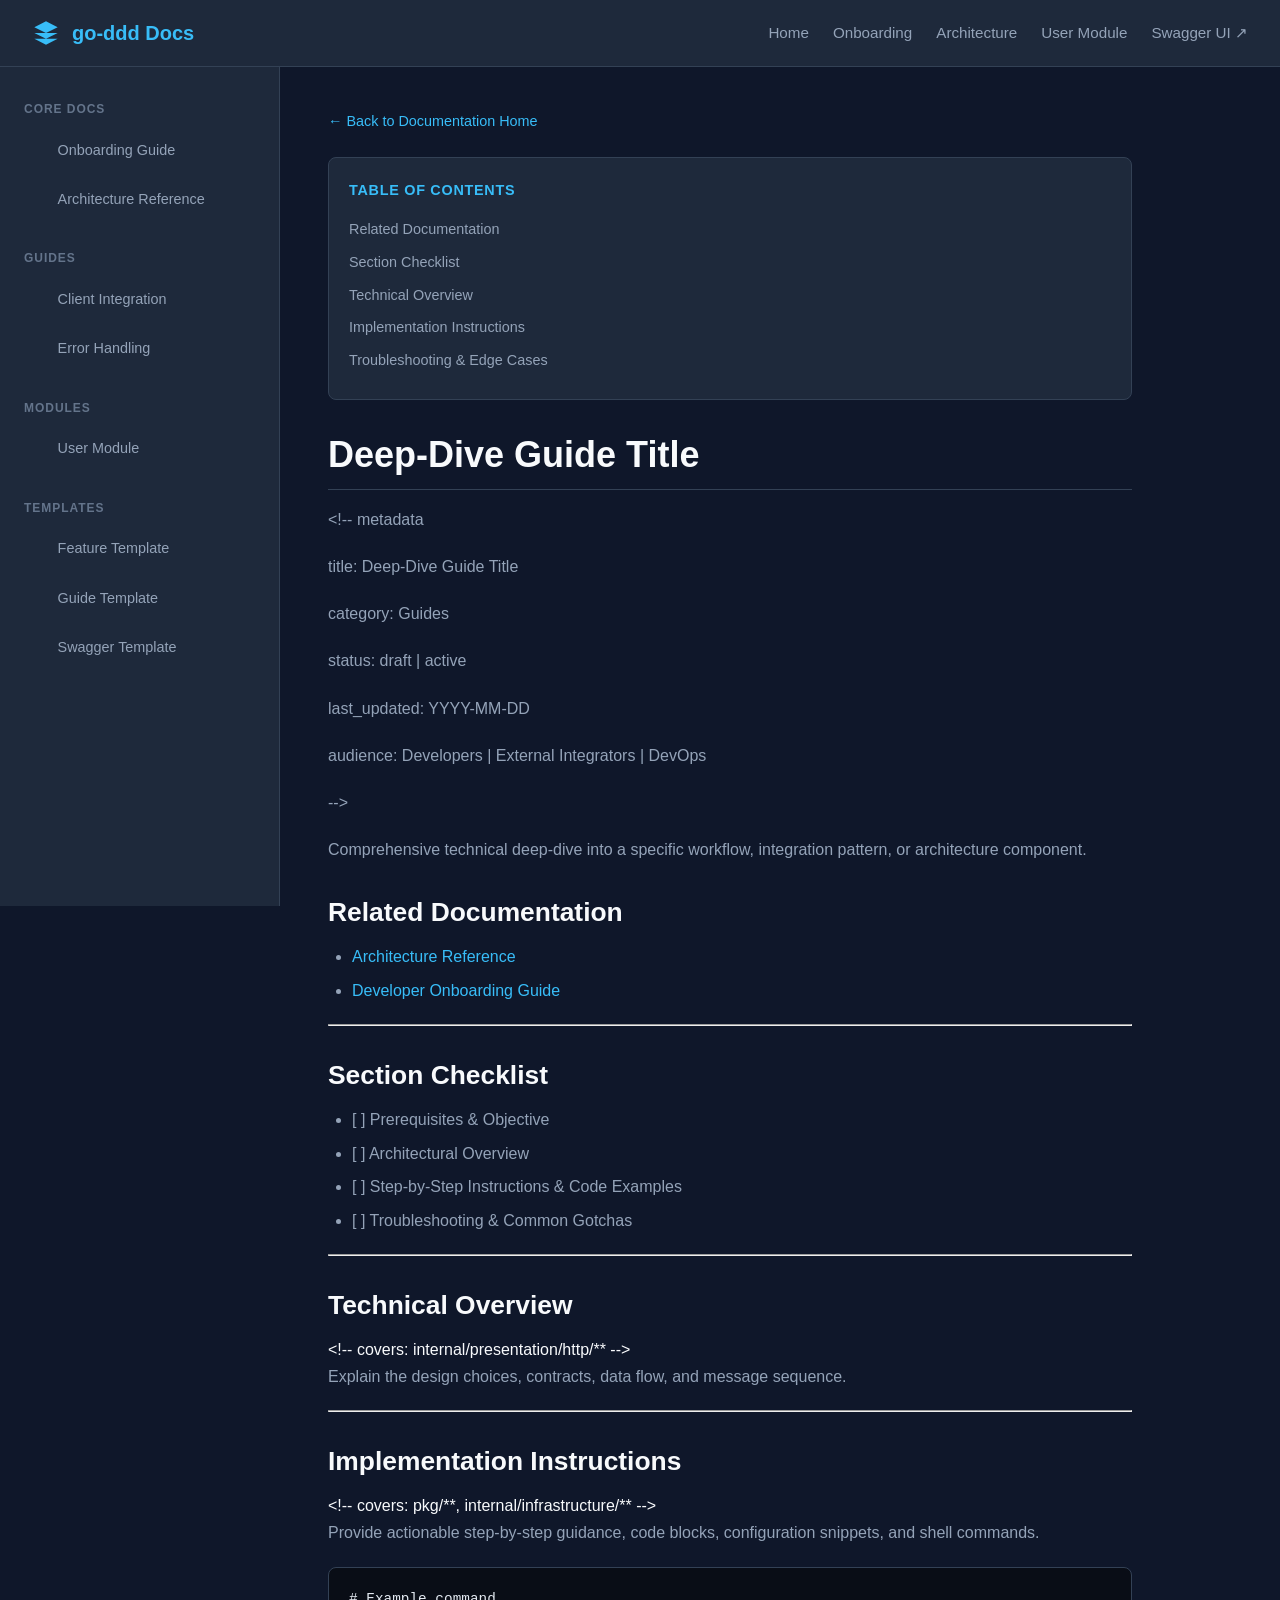
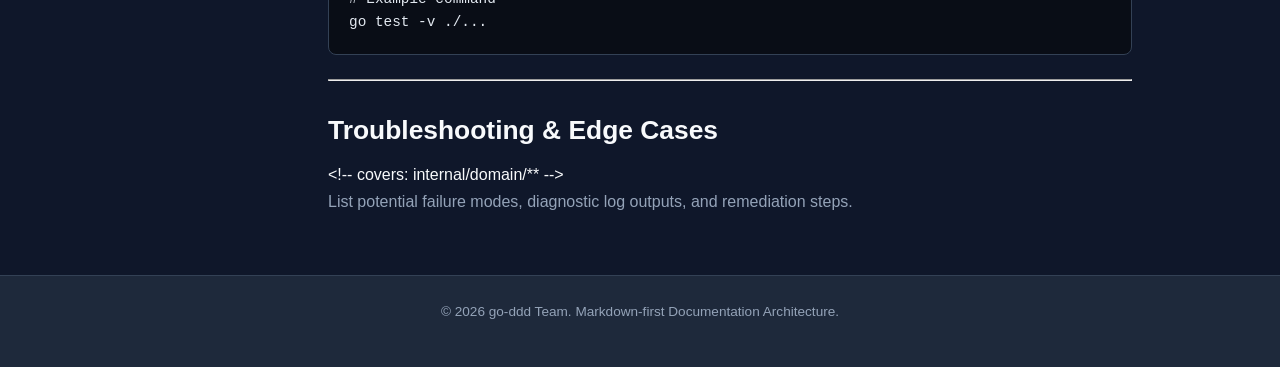
<file: docs/html/templates/guide-template.html>
<!DOCTYPE html>
<html lang="en">
<head>
  <meta charset="UTF-8">
  <meta name="viewport" content="width=device-width, initial-scale=1.0">
  <title>Deep-Dive Guide Title - Go DDD Docs</title>
  <link rel="stylesheet" href="/docs/assets/docs.css">
</head>
<body>
  <header class="docs-header">
    <a href="/docs" class="docs-brand">
      <svg viewBox="0 0 24 24"><path d="M12 2L2 7l10 5 10-5-10-5zM2 17l10 5 10-5M2 12l10 5 10-5"/></svg>
      <span>go-ddd Docs</span>
    </a>
    <nav class="docs-nav">
      <a href="/docs" >Home</a>
      <a href="/docs?page=onboarding">Onboarding</a>
      <a href="/docs?page=architecture">Architecture</a>
      <a href="/docs?page=user-module">User Module</a>
      <a href="/swagger/" target="_blank">Swagger UI ↗</a>
    </nav>
  </header>

  <div class="docs-container">
    <aside class="docs-sidebar">
      <h4>Core Docs</h4>
      <ul>
        <li><a href="/docs?page=onboarding">Onboarding Guide</a></li>
        <li><a href="/docs?page=architecture">Architecture Reference</a></li>
      </ul>
      <h4>Guides</h4>
      <ul>
        <li><a href="/docs?page=external-client-integration">Client Integration</a></li>
        <li><a href="/docs?page=error-builder">Error Handling</a></li>
      </ul>
      <h4>Modules</h4>
      <ul>
        <li><a href="/docs?page=user-module">User Module</a></li>
      </ul>
      <h4>Templates</h4>
      <ul>
        <li><a href="/docs?page=feature-template">Feature Template</a></li>
        <li><a href="/docs?page=guide-template">Guide Template</a></li>
        <li><a href="/docs?page=swagger-description-template">Swagger Template</a></li>
      </ul>
    </aside>

    <main class="docs-main">
      <a class="back-link" href="/docs">← Back to Documentation Home</a>

      <div class="toc-box">
  <div class="toc-title">Table of Contents</div>
  <ul class="toc-list">
    <li><a href="#related-documentation">Related Documentation</a></li>
    <li><a href="#section-checklist">Section Checklist</a></li>
    <li><a href="#technical-overview">Technical Overview</a></li>
    <li><a href="#implementation-instructions">Implementation Instructions</a></li>
    <li><a href="#troubleshooting-edge-cases">Troubleshooting &amp; Edge Cases</a></li>
  </ul>
</div>

      <h1>Deep-Dive Guide Title</h1>
<p>&lt;!-- metadata</p>
<p>title: Deep-Dive Guide Title</p>
<p>category: Guides</p>
<p>status: draft | active</p>
<p>last_updated: YYYY-MM-DD</p>
<p>audience: Developers | External Integrators | DevOps</p>
<p>--&gt;</p>
<p>Comprehensive technical deep-dive into a specific workflow, integration pattern, or architecture component.</p>
<h2 id="related-documentation">Related Documentation</h2>
<ul>
  <li><a href="/docs?page=architecture">Architecture Reference</a></li>
  <li><a href="/docs?page=onboarding">Developer Onboarding Guide</a></li>
</ul>
<hr>
<h2 id="section-checklist">Section Checklist</h2>
<ul>
  <li>[ ] Prerequisites &amp; Objective</li>
  <li>[ ] Architectural Overview</li>
  <li>[ ] Step-by-Step Instructions &amp; Code Examples</li>
  <li>[ ] Troubleshooting &amp; Common Gotchas</li>
</ul>
<hr>
<h2 id="technical-overview">Technical Overview</h2>
<div class="doc-comment">&lt;!-- covers: internal/presentation/http/** --&gt;</div>
<p>Explain the design choices, contracts, data flow, and message sequence.</p>
<hr>
<h2 id="implementation-instructions">Implementation Instructions</h2>
<div class="doc-comment">&lt;!-- covers: pkg/**, internal/infrastructure/** --&gt;</div>
<p>Provide actionable step-by-step guidance, code blocks, configuration snippets, and shell commands.</p>
<pre><code class="language-bash"># Example command
go test -v ./...
</code></pre>
<hr>
<h2 id="troubleshooting-edge-cases">Troubleshooting &amp; Edge Cases</h2>
<div class="doc-comment">&lt;!-- covers: internal/domain/** --&gt;</div>
<p>List potential failure modes, diagnostic log outputs, and remediation steps.</p>

    </main>
  </div>

  <footer class="docs-footer">
    <p>&copy; 2026 go-ddd Team. Markdown-first Documentation Architecture.</p>
  </footer>
</body>
</html>
</file>
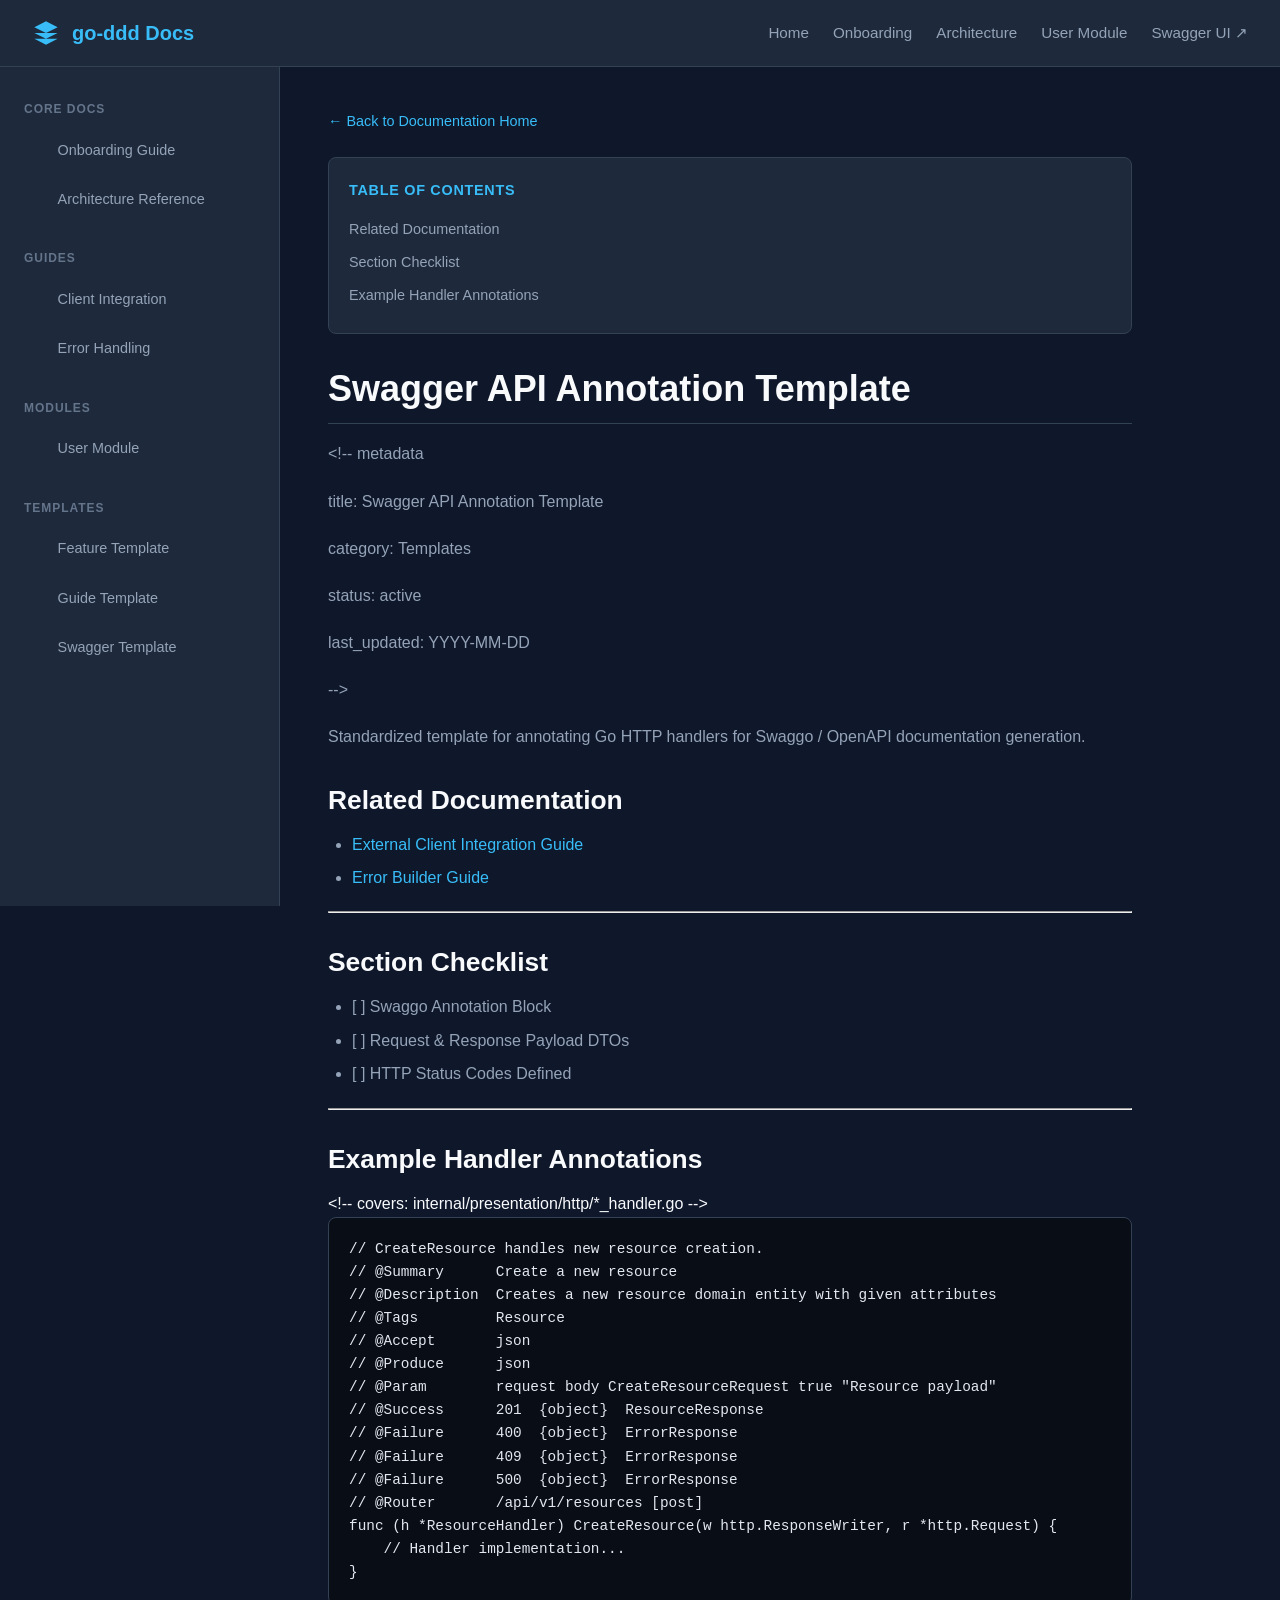
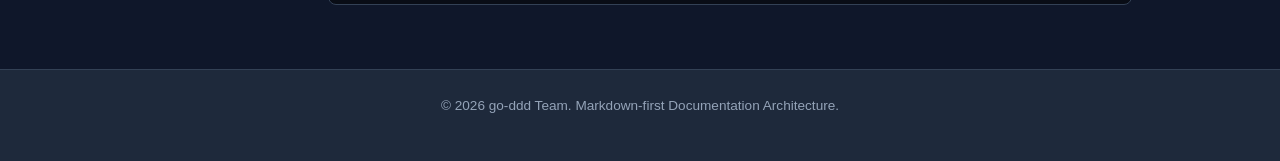
<file: docs/html/templates/swagger-description-template.html>
<!DOCTYPE html>
<html lang="en">
<head>
  <meta charset="UTF-8">
  <meta name="viewport" content="width=device-width, initial-scale=1.0">
  <title>Swagger API Annotation Template - Go DDD Docs</title>
  <link rel="stylesheet" href="/docs/assets/docs.css">
</head>
<body>
  <header class="docs-header">
    <a href="/docs" class="docs-brand">
      <svg viewBox="0 0 24 24"><path d="M12 2L2 7l10 5 10-5-10-5zM2 17l10 5 10-5M2 12l10 5 10-5"/></svg>
      <span>go-ddd Docs</span>
    </a>
    <nav class="docs-nav">
      <a href="/docs" >Home</a>
      <a href="/docs?page=onboarding">Onboarding</a>
      <a href="/docs?page=architecture">Architecture</a>
      <a href="/docs?page=user-module">User Module</a>
      <a href="/swagger/" target="_blank">Swagger UI ↗</a>
    </nav>
  </header>

  <div class="docs-container">
    <aside class="docs-sidebar">
      <h4>Core Docs</h4>
      <ul>
        <li><a href="/docs?page=onboarding">Onboarding Guide</a></li>
        <li><a href="/docs?page=architecture">Architecture Reference</a></li>
      </ul>
      <h4>Guides</h4>
      <ul>
        <li><a href="/docs?page=external-client-integration">Client Integration</a></li>
        <li><a href="/docs?page=error-builder">Error Handling</a></li>
      </ul>
      <h4>Modules</h4>
      <ul>
        <li><a href="/docs?page=user-module">User Module</a></li>
      </ul>
      <h4>Templates</h4>
      <ul>
        <li><a href="/docs?page=feature-template">Feature Template</a></li>
        <li><a href="/docs?page=guide-template">Guide Template</a></li>
        <li><a href="/docs?page=swagger-description-template">Swagger Template</a></li>
      </ul>
    </aside>

    <main class="docs-main">
      <a class="back-link" href="/docs">← Back to Documentation Home</a>

      <div class="toc-box">
  <div class="toc-title">Table of Contents</div>
  <ul class="toc-list">
    <li><a href="#related-documentation">Related Documentation</a></li>
    <li><a href="#section-checklist">Section Checklist</a></li>
    <li><a href="#example-handler-annotations">Example Handler Annotations</a></li>
  </ul>
</div>

      <h1>Swagger API Annotation Template</h1>
<p>&lt;!-- metadata</p>
<p>title: Swagger API Annotation Template</p>
<p>category: Templates</p>
<p>status: active</p>
<p>last_updated: YYYY-MM-DD</p>
<p>--&gt;</p>
<p>Standardized template for annotating Go HTTP handlers for Swaggo / OpenAPI documentation generation.</p>
<h2 id="related-documentation">Related Documentation</h2>
<ul>
  <li><a href="/docs?page=external-client-integration">External Client Integration Guide</a></li>
  <li><a href="/docs?page=error-builder">Error Builder Guide</a></li>
</ul>
<hr>
<h2 id="section-checklist">Section Checklist</h2>
<ul>
  <li>[ ] Swaggo Annotation Block</li>
  <li>[ ] Request &amp; Response Payload DTOs</li>
  <li>[ ] HTTP Status Codes Defined</li>
</ul>
<hr>
<h2 id="example-handler-annotations">Example Handler Annotations</h2>
<div class="doc-comment">&lt;!-- covers: internal/presentation/http/*_handler.go --&gt;</div>
<pre><code class="language-go">// CreateResource handles new resource creation.
// @Summary      Create a new resource
// @Description  Creates a new resource domain entity with given attributes
// @Tags         Resource
// @Accept       json
// @Produce      json
// @Param        request body CreateResourceRequest true &#34;Resource payload&#34;
// @Success      201  {object}  ResourceResponse
// @Failure      400  {object}  ErrorResponse
// @Failure      409  {object}  ErrorResponse
// @Failure      500  {object}  ErrorResponse
// @Router       /api/v1/resources [post]
func (h *ResourceHandler) CreateResource(w http.ResponseWriter, r *http.Request) {
    // Handler implementation...
}
</code></pre>

    </main>
  </div>

  <footer class="docs-footer">
    <p>&copy; 2026 go-ddd Team. Markdown-first Documentation Architecture.</p>
  </footer>
</body>
</html>
</file>
<file: docs/assets/docs.css>
/* docs.css - Global Stylesheet for Go-DDD API Documentation */

:root {
  --bg-primary: #0f172a;
  --bg-secondary: #1e293b;
  --bg-card: #1e293b;
  --bg-hover: #334155;
  --text-primary: #f8fafc;
  --text-secondary: #94a3b8;
  --text-muted: #64748b;
  --accent-color: #38bdf8;
  --accent-hover: #0284c7;
  --accent-light: rgba(56, 189, 248, 0.1);
  --border-color: #334155;
  --code-bg: #090d16;
  --code-text: #e2e8f0;
  --success-color: #4ade80;
  --warning-color: #fbbf24;
  --danger-color: #f87171;
  --font-sans: 'Inter', -apple-system, BlinkMacSystemFont, 'Segoe UI', Roboto, Oxygen, Ubuntu, Cantarell, sans-serif;
  --font-mono: 'Fira Code', 'JetBrains Mono', Consolas, Monaco, monospace;
}

* {
  box-sizing: border-box;
  margin: 0;
  padding: 0;
}

body {
  font-family: var(--font-sans);
  background-color: var(--bg-primary);
  color: var(--text-primary);
  line-height: 1.7;
  display: flex;
  flex-direction: column;
  min-height: 100vh;
}

/* Header Navbar */
.docs-header {
  background-color: var(--bg-secondary);
  border-bottom: 1px solid var(--border-color);
  padding: 1rem 2rem;
  display: flex;
  justify-content: space-between;
  align-items: center;
  position: sticky;
  top: 0;
  z-index: 100;
}

.docs-brand {
  display: flex;
  align-items: center;
  gap: 0.75rem;
  font-weight: 700;
  font-size: 1.25rem;
  color: var(--accent-color);
  text-decoration: none;
}

.docs-brand svg {
  width: 28px;
  height: 28px;
  fill: currentColor;
}

.docs-nav {
  display: flex;
  gap: 1.5rem;
  align-items: center;
}

.docs-nav a {
  color: var(--text-secondary);
  text-decoration: none;
  font-weight: 500;
  font-size: 0.95rem;
  transition: color 0.2s ease;
}

.docs-nav a:hover,
.docs-nav a.active {
  color: var(--accent-color);
}

/* Layout */
.docs-container {
  display: flex;
  flex: 1;
  max-width: 1400px;
  width: 100%;
  margin: 0 auto;
}

.docs-sidebar {
  width: 280px;
  background-color: var(--bg-secondary);
  border-right: 1px solid var(--border-color);
  padding: 2rem 1.5rem;
  position: sticky;
  top: 61px;
  height: calc(100vh - 61px);
  overflow-y: auto;
}

.docs-sidebar h4 {
  text-transform: uppercase;
  font-size: 0.75rem;
  letter-spacing: 0.08em;
  color: var(--text-muted);
  margin-bottom: 0.75rem;
  margin-top: 1.5rem;
}

.docs-sidebar h4:first-child {
  margin-top: 0;
}

.docs-sidebar ul {
  list-style: none;
  display: flex;
  flex-direction: column;
  gap: 0.35rem;
}

.docs-sidebar a {
  color: var(--text-secondary);
  text-decoration: none;
  font-size: 0.9rem;
  display: block;
  padding: 0.4rem 0.6rem;
  border-radius: 6px;
  transition: all 0.15s ease;
}

.docs-sidebar a:hover {
  background-color: var(--bg-hover);
  color: var(--text-primary);
}

.docs-sidebar a.active {
  background-color: var(--accent-light);
  color: var(--accent-color);
  font-weight: 600;
}

.docs-main {
  flex: 1;
  padding: 2.5rem 3rem;
  max-width: 900px;
}

/* Navigation Back Link */
.back-link {
  display: inline-flex;
  align-items: center;
  gap: 0.5rem;
  color: var(--accent-color);
  text-decoration: none;
  font-size: 0.9rem;
  font-weight: 500;
  margin-bottom: 1.5rem;
  transition: opacity 0.2s ease;
}

.back-link:hover {
  opacity: 0.8;
  text-decoration: underline;
}

/* Typography & Content */
h1 {
  font-size: 2.25rem;
  font-weight: 800;
  color: var(--text-primary);
  margin-bottom: 1rem;
  line-height: 1.25;
  border-bottom: 1px solid var(--border-color);
  padding-bottom: 0.75rem;
}

h2 {
  font-size: 1.65rem;
  font-weight: 700;
  color: var(--text-primary);
  margin-top: 2rem;
  margin-bottom: 0.85rem;
  line-height: 1.3;
  scroll-margin-top: 80px;
}

h3 {
  font-size: 1.25rem;
  font-weight: 600;
  color: var(--text-primary);
  margin-top: 1.5rem;
  margin-bottom: 0.65rem;
  scroll-margin-top: 80px;
}

p {
  margin-bottom: 1.25rem;
  color: var(--text-secondary);
}

a {
  color: var(--accent-color);
  text-decoration: none;
}

a:hover {
  text-decoration: underline;
}

ul, ol {
  margin-bottom: 1.25rem;
  padding-left: 1.5rem;
  color: var(--text-secondary);
}

li {
  margin-bottom: 0.4rem;
}

/* Table of Contents (TOC) */
.toc-box {
  background-color: var(--bg-secondary);
  border: 1px solid var(--border-color);
  border-radius: 8px;
  padding: 1.25rem;
  margin-bottom: 2rem;
}

.toc-title {
  font-size: 0.9rem;
  font-weight: 700;
  text-transform: uppercase;
  letter-spacing: 0.05em;
  color: var(--accent-color);
  margin-bottom: 0.75rem;
}

.toc-list {
  list-style: none;
  padding-left: 0;
  margin-bottom: 0;
}

.toc-list li {
  margin-bottom: 0.35rem;
}

.toc-list a {
  color: var(--text-secondary);
  font-size: 0.9rem;
  text-decoration: none;
}

.toc-list a:hover {
  color: var(--accent-color);
  text-decoration: underline;
}

/* Code & Pre */
code {
  font-family: var(--font-mono);
  font-size: 0.88em;
  background-color: var(--bg-secondary);
  color: var(--accent-color);
  padding: 0.2em 0.4em;
  border-radius: 4px;
  border: 1px solid var(--border-color);
}

pre {
  background-color: var(--code-bg);
  border: 1px solid var(--border-color);
  border-radius: 8px;
  padding: 1.25rem;
  overflow-x: auto;
  margin-bottom: 1.5rem;
}

pre code {
  background-color: transparent;
  padding: 0;
  border: none;
  color: var(--code-text);
  font-size: 0.9rem;
  line-height: 1.6;
}

/* Blockquotes / Callouts */
blockquote {
  border-left: 4px solid var(--accent-color);
  background-color: var(--accent-light);
  padding: 1rem 1.25rem;
  border-radius: 0 8px 8px 0;
  margin-bottom: 1.5rem;
}

blockquote p {
  margin-bottom: 0;
  color: var(--text-primary);
}

/* Tables */
table {
  width: 100%;
  border-collapse: collapse;
  margin-bottom: 1.5rem;
  font-size: 0.92rem;
  background-color: var(--bg-secondary);
  border-radius: 8px;
  overflow: hidden;
  border: 1px solid var(--border-color);
}

th, td {
  padding: 0.75rem 1rem;
  text-align: left;
  border-bottom: 1px solid var(--border-color);
}

th {
  background-color: var(--bg-hover);
  color: var(--text-primary);
  font-weight: 600;
}

tr:last-child td {
  border-bottom: none;
}

tr:hover td {
  background-color: var(--accent-light);
}

/* Badges & Tags */
.badge {
  display: inline-block;
  padding: 0.2rem 0.5rem;
  border-radius: 4px;
  font-size: 0.75rem;
  font-weight: 600;
  text-transform: uppercase;
  margin-right: 0.4rem;
}

.badge-core { background-color: rgba(56, 189, 248, 0.2); color: #38bdf8; }
.badge-guide { background-color: rgba(74, 222, 128, 0.2); color: #4ade80; }
.badge-module { background-color: rgba(251, 191, 36, 0.2); color: #fbbf24; }
.badge-template { background-color: rgba(168, 85, 247, 0.2); color: #a855f7; }

/* Grid Cards for Index */
.docs-grid {
  display: grid;
  grid-template-columns: repeat(auto-fill, minmax(340px, 1fr));
  gap: 1.5rem;
  margin-top: 1.5rem;
  margin-bottom: 2rem;
}

.doc-card {
  background-color: var(--bg-secondary);
  border: 1px solid var(--border-color);
  border-radius: 10px;
  padding: 1.5rem;
  transition: transform 0.2s ease, border-color 0.2s ease;
  display: flex;
  flex-direction: column;
}

.doc-card:hover {
  transform: translateY(-2px);
  border-color: var(--accent-color);
}

.doc-card h3 {
  margin-top: 0.5rem;
  margin-bottom: 0.5rem;
}

.doc-card p {
  font-size: 0.9rem;
  flex: 1;
}

.doc-card-link {
  color: var(--accent-color);
  font-weight: 600;
  font-size: 0.9rem;
  margin-top: 1rem;
  display: inline-flex;
  align-items: center;
  gap: 0.4rem;
}

/* Footer */
.docs-footer {
  background-color: var(--bg-secondary);
  border-top: 1px solid var(--border-color);
  padding: 1.5rem 2rem;
  text-align: center;
  font-size: 0.85rem;
  color: var(--text-muted);
  margin-top: auto;
}

/* Responsive */
@media (max-width: 868px) {
  .docs-container {
    flex-direction: column;
  }
  
  .docs-sidebar {
    width: 100%;
    height: auto;
    position: static;
    border-right: none;
    border-bottom: 1px solid var(--border-color);
  }
  
  .docs-main {
    padding: 1.5rem;
  }
}
</file>
